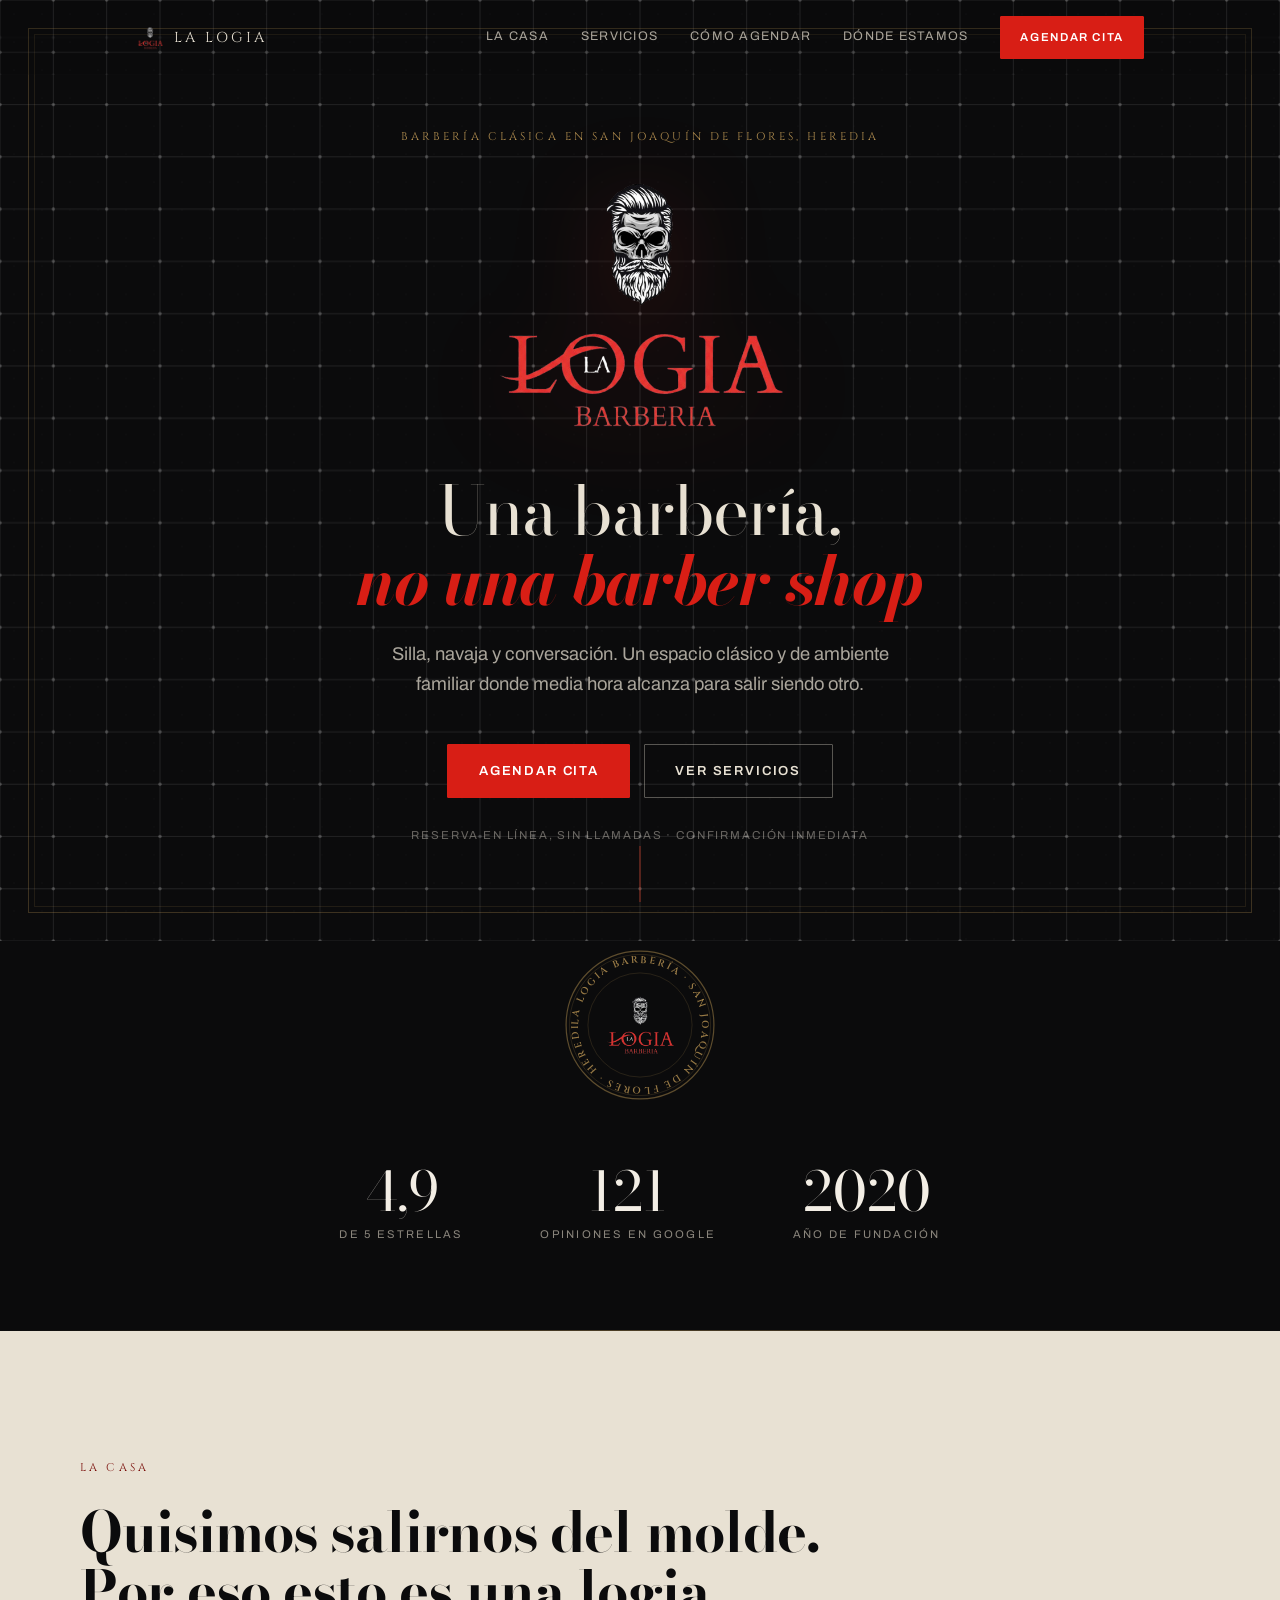
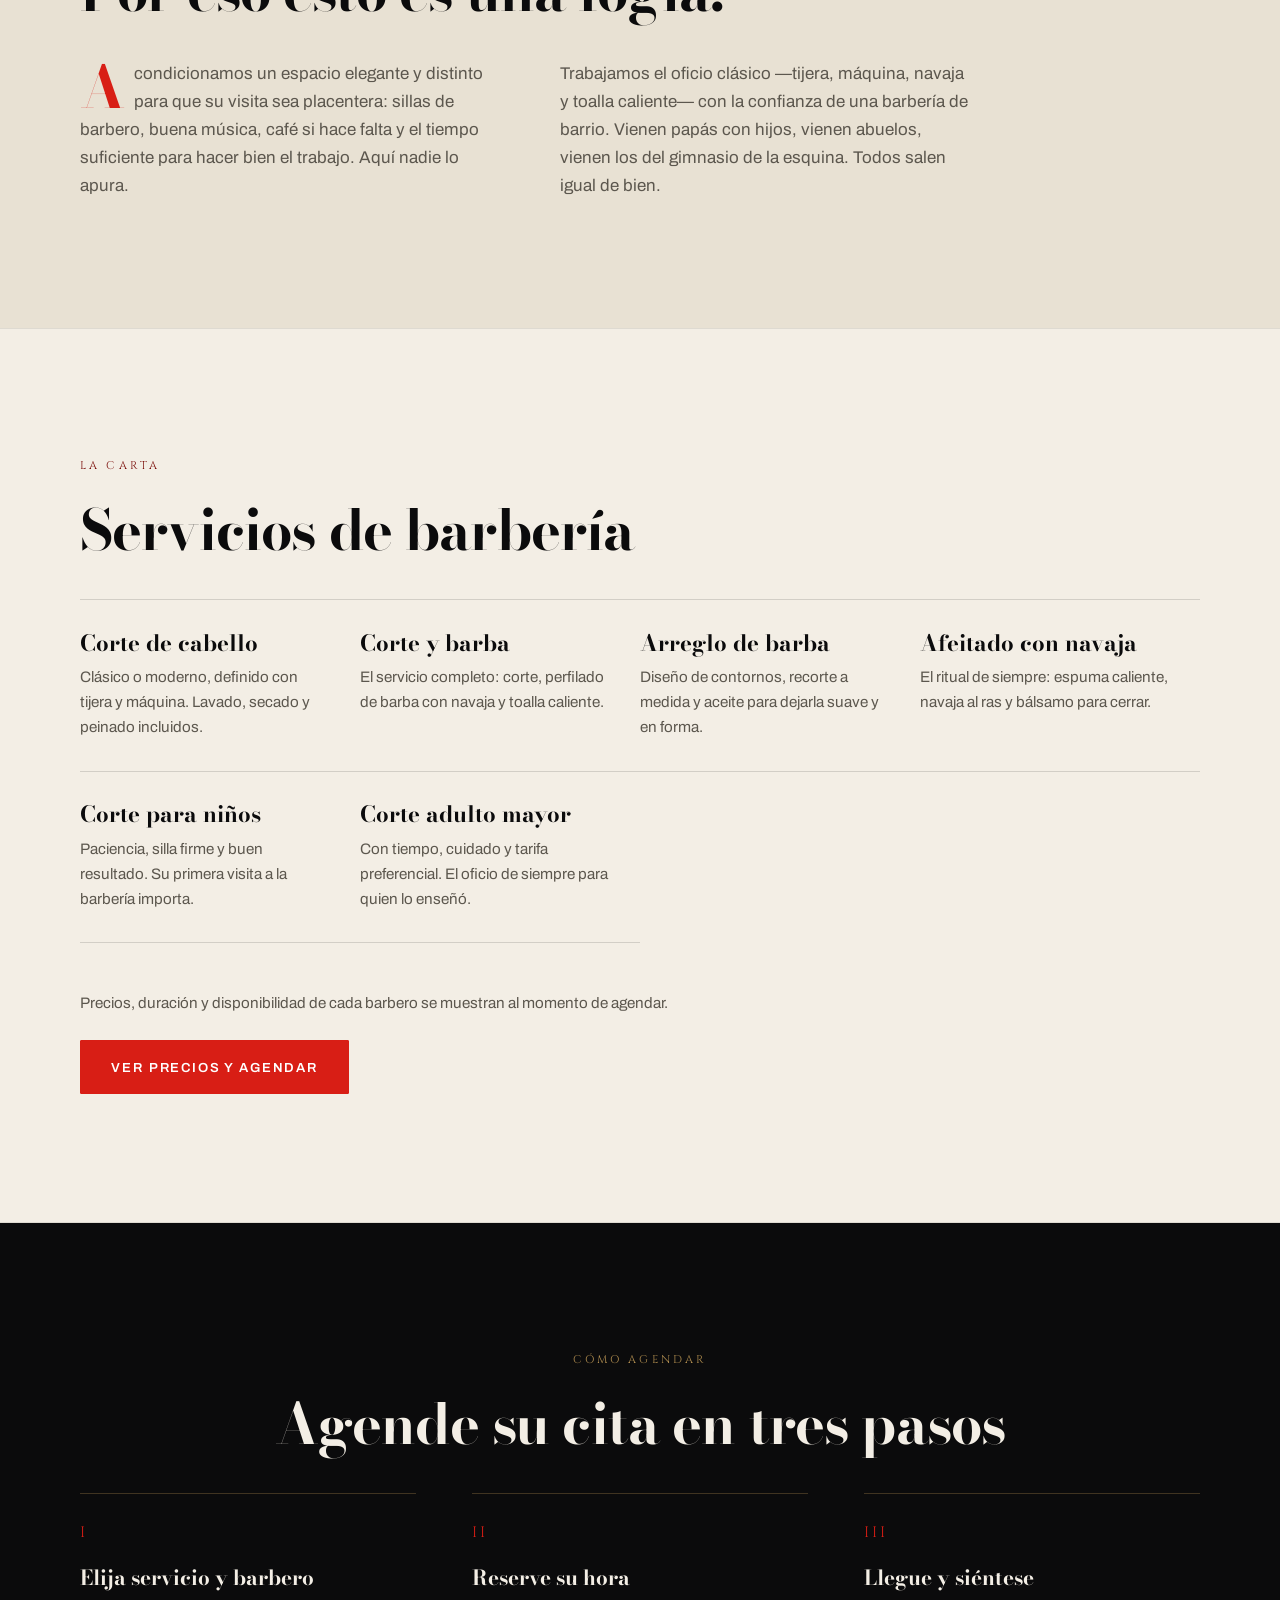
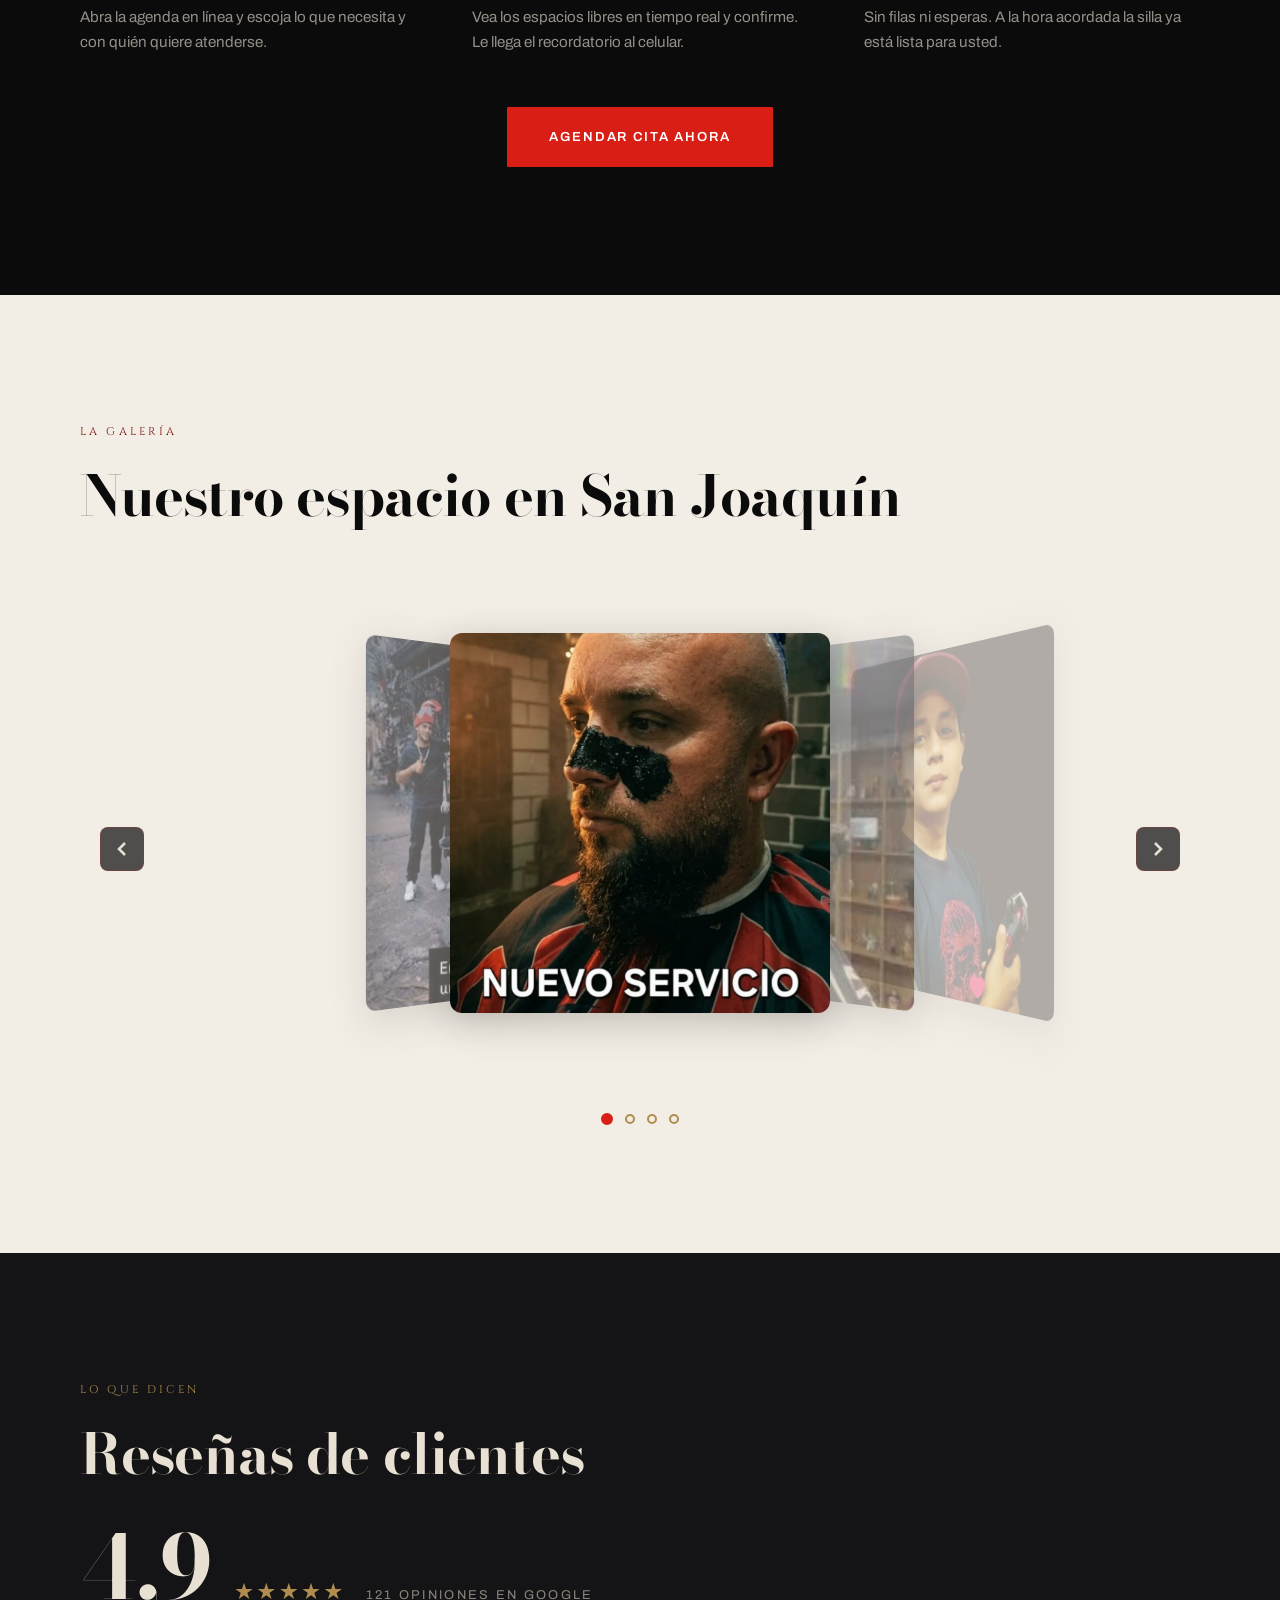
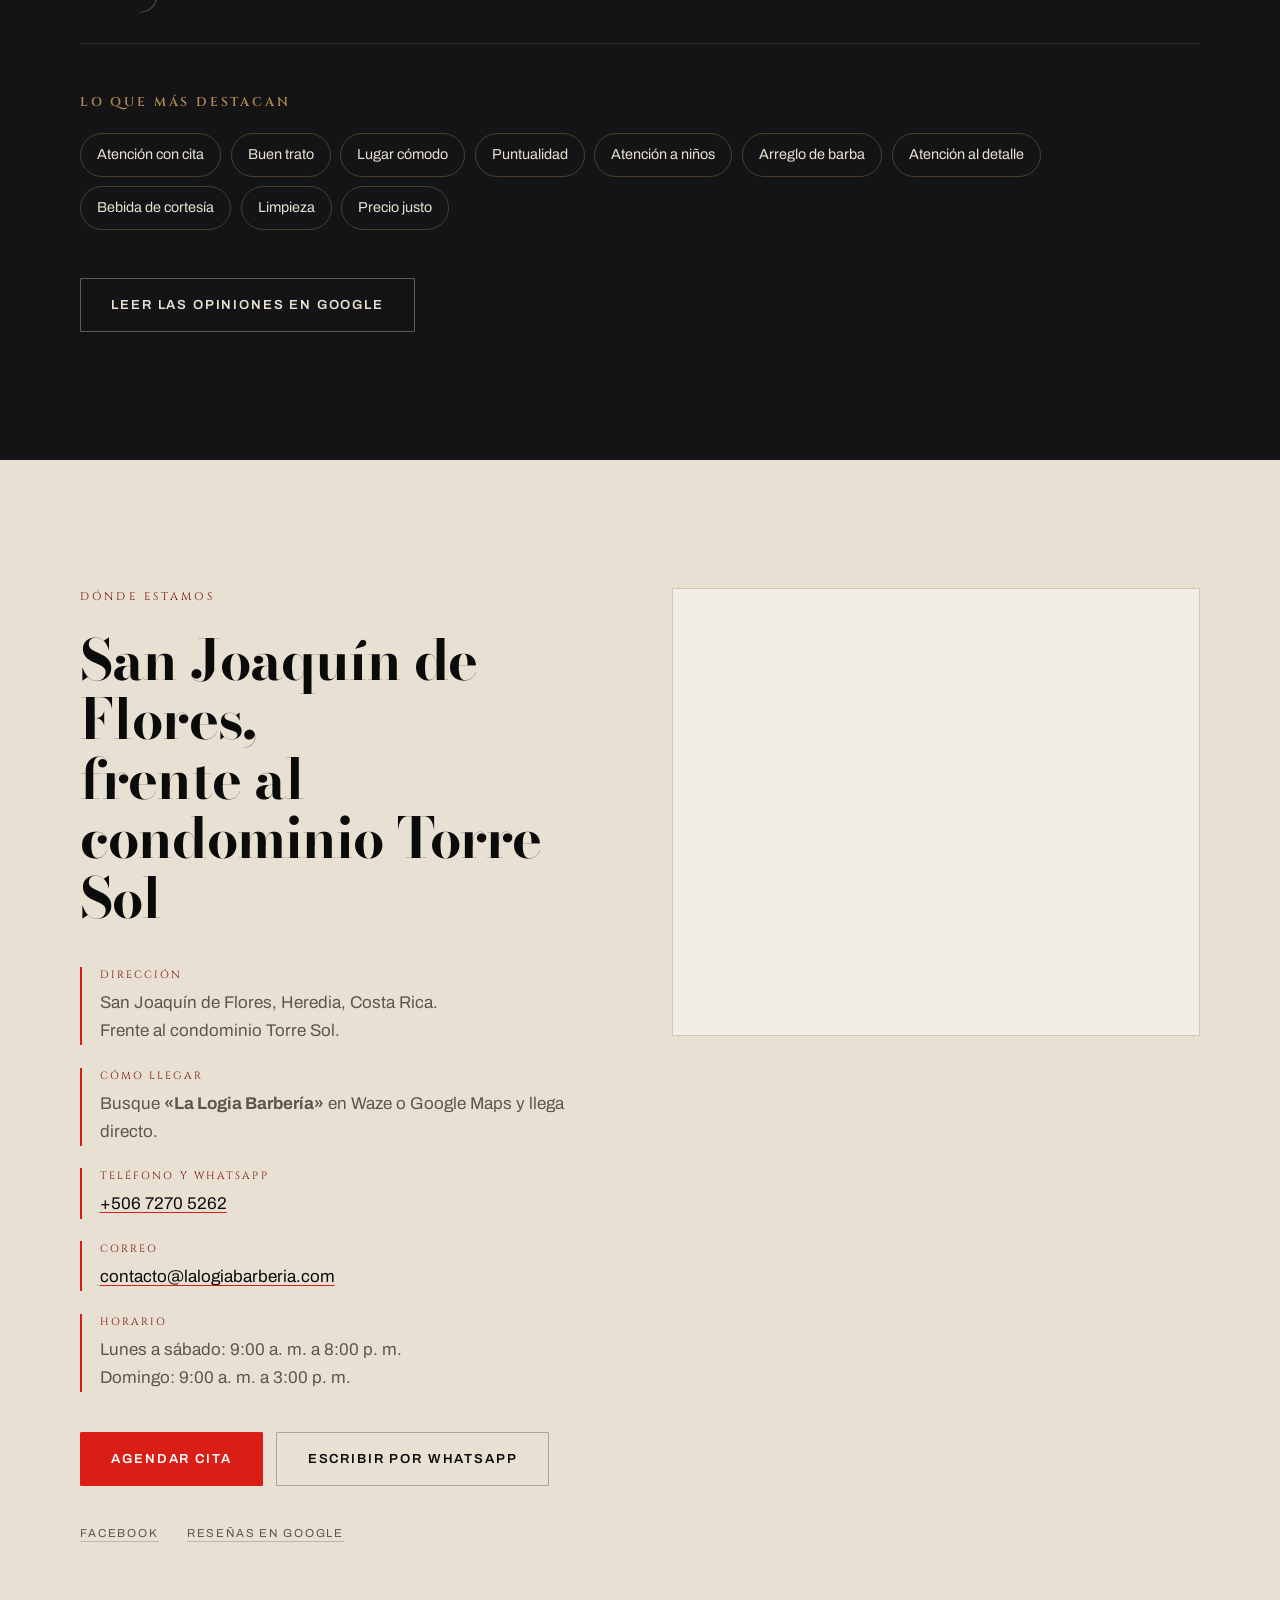
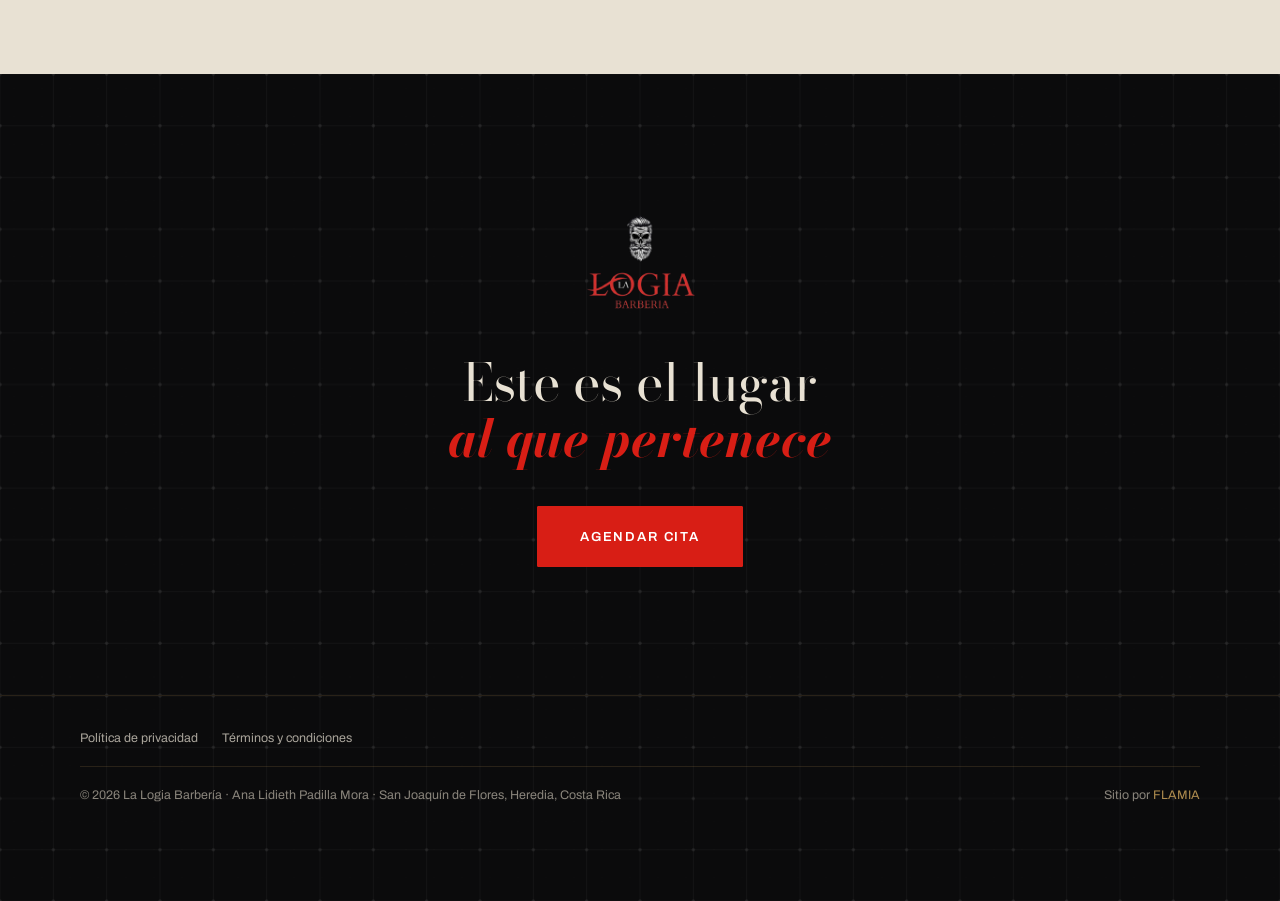
<file: index.html>
<!DOCTYPE html>
<html lang="es-CR">
<head>
<meta charset="utf-8">
<meta name="viewport" content="width=device-width, initial-scale=1">
<title>Barbería en San Joaquín de Flores, Heredia | La Logia</title>
<meta name="description" content="Barbería clásica en San Joaquín de Flores, Heredia. Corte, barba y afeitado con navaja, con 4,9 estrellas en Google. Agende su cita en línea.">
<link rel="canonical" href="https://lalogiabarberia.com/">
<meta name="theme-color" content="#0B0B0C">
<meta name="facebook-domain-verification" content="wviay8qj9lz6tqsibrdjadg5gggba5">

<meta property="og:type" content="website">
<meta property="og:locale" content="es_CR">
<meta property="og:site_name" content="La Logia Barbería">
<meta property="og:url" content="https://lalogiabarberia.com/">
<meta property="og:title" content="Barbería en San Joaquín de Flores, Heredia | La Logia Barbería">
<meta property="og:description" content="Corte, barba y afeitado con navaja en una barbería clásica de ambiente familiar. Agende su cita en línea.">
<meta property="og:image" content="https://lalogiabarberia.com/assets/img/og-la-logia.jpg">
<meta name="twitter:card" content="summary_large_image">

<link rel="icon" href="favicon.ico" sizes="32x32">
<link rel="icon" href="assets/img/favicon.png" type="image/png" sizes="256x256">
<link rel="apple-touch-icon" href="assets/img/favicon.png">
<link rel="manifest" href="site.webmanifest">

<link rel="preconnect" href="https://fonts.googleapis.com">
<link rel="preconnect" href="https://fonts.gstatic.com" crossorigin>
<link rel="preload" as="image" href="assets/img/logo-la-logia.png">
<link href="https://fonts.googleapis.com/css2?family=Bodoni+Moda:opsz,wght@6..96,400;6..96,700;6..96,900&family=Cinzel:wght@400;600&family=Archivo:wght@400;500;600&display=swap" rel="stylesheet">
<link rel="stylesheet" href="assets/css/logia.css">
</head>

<body>
<a class="skip" href="#carta">Ir al contenido</a>

<!-- ─────────────────────────  BARRA  ───────────────────────── -->
<header class="barra" id="barra">
  <canvas id="kinetic-grid-header" class="barra__bg"></canvas>
  <div class="barra__in">
    <a class="barra__marca" href="#inicio">
      <img src="assets/img/logo-512.png" alt="Logo de La Logia Barbería" width="28" height="35" loading="eager" decoding="async">
      <span>La Logia</span>
    </a>
    <nav class="barra__nav" aria-label="Secciones">
      <a href="#casa">La casa</a>
      <a href="#carta">Servicios</a>
      <a href="#rito">Cómo agendar</a>
      <a href="#visita">Dónde estamos</a>
    </nav>
    <a class="btn btn--rojo btn--sm" href="https://book.weibook.co/la-logia-barberia" target="_blank" rel="noopener">Agendar cita</a>
  </div>
</header>

<!-- ─────────────────────────  PORTADA  ───────────────────────── -->
<main id="inicio">
<section class="portada" id="portada-section">
  <canvas id="kinetic-grid-portada" class="portada__bg"></canvas>
  <div class="portada__cerco" aria-hidden="true"></div>

  <div class="portada__in">
    <h1 class="cejilla reveal">Barbería clásica en San Joaquín de Flores, Heredia</h1>

    <img class="portada__logo reveal" src="assets/img/logo-la-logia.png"
         alt="Logo de La Logia Barbería - Barbería clásica en San Joaquín de Flores, Heredia desde 2020" width="527" height="474" fetchpriority="high" decoding="async">

    <p class="portada__titulo reveal">
      Una barbería,<br><em>no una barber shop</em>
    </p>

    <p class="portada__bajada reveal">
      Silla, navaja y conversación. Un espacio clásico y de ambiente familiar
      donde media hora alcanza para salir siendo otro.
    </p>

    <div class="portada__acciones reveal">
      <a class="btn btn--rojo" href="https://book.weibook.co/la-logia-barberia" target="_blank" rel="noopener">
        Agendar cita
      </a>
      <a class="btn btn--linea" href="#carta">Ver servicios</a>
    </div>

    <p class="portada__nota reveal">Reserva en línea, sin llamadas · Confirmación inmediata</p>
  </div>

  <div class="portada__scroll" aria-hidden="true"><span></span></div>
</section>

<!-- ─────────────────────────  SELLO + PRUEBA  ───────────────────────── -->
<section class="junta" aria-label="Reputación">
  <div class="sello reveal" role="img" aria-label="Sello de La Logia Barbería, San Joaquín de Flores, Heredia, fundada en 2020">
    <svg viewBox="0 0 200 200">
      <defs>
        <path id="aro" d="M100,100 m-74,0 a74,74 0 1,1 148,0 a74,74 0 1,1 -148,0"></path>
      </defs>
      <circle class="sello__borde" cx="100" cy="100" r="88"></circle>
      <circle class="sello__borde sello__borde--fino" cx="100" cy="100" r="84"></circle>
      <circle class="sello__borde sello__borde--fino" cx="100" cy="100" r="62"></circle>
      <g class="sello__giro">
        <text class="sello__texto">
          <textPath href="#aro" startOffset="0%">LA LOGIA BARBERÍA · SAN JOAQUÍN DE FLORES · HEREDIA · MMXX · </textPath>
        </text>
      </g>
    </svg>
    <img src="assets/img/logo-512.png" alt="Logo de La Logia Barbería - Sello de calidad" width="96" height="119" loading="lazy" decoding="async">
  </div>

  <ul class="prueba reveal">
    <li><b>4,9</b><span>de 5 estrellas</span></li>
    <li><b>121</b><span>opiniones en Google</span></li>
    <li><b>2020</b><span>año de fundación</span></li>
  </ul>
</section>

<!-- ─────────────────────────  LA CASA  ───────────────────────── -->
<section class="casa" id="casa">
  <div class="casa__in">
    <p class="cejilla cejilla--osc">La casa</p>
    <h2 class="titulo">Quisimos salirnos del molde.<br>Por eso esto es una logia.</h2>
    <div class="casa__cols">
      <p class="casa__texto">
        Acondicionamos un espacio elegante y distinto para que su visita sea placentera:
        sillas de barbero, buena música, café si hace falta y el tiempo suficiente para
        hacer bien el trabajo. Aquí nadie lo apura.
      </p>
      <p class="casa__texto">
        Trabajamos el oficio clásico —tijera, máquina, navaja y toalla caliente— con la
        confianza de una barbería de barrio. Vienen papás con hijos, vienen abuelos,
        vienen los del gimnasio de la esquina. Todos salen igual de bien.
      </p>
    </div>
  </div>
</section>

<!-- ─────────────────────────  CARTA / SERVICIOS  ───────────────────────── -->
<section class="carta" id="carta">
  <div class="carta__in">
    <p class="cejilla cejilla--osc">La carta</p>
    <h2 class="titulo">Servicios de barbería</h2>

    <ul class="carta__lista">
      <li>
        <h3>Corte de cabello</h3>
        <p>Clásico o moderno, definido con tijera y máquina. Lavado, secado y peinado incluidos.</p>
      </li>
      <li>
        <h3>Corte y barba</h3>
        <p>El servicio completo: corte, perfilado de barba con navaja y toalla caliente.</p>
      </li>
      <li>
        <h3>Arreglo de barba</h3>
        <p>Diseño de contornos, recorte a medida y aceite para dejarla suave y en forma.</p>
      </li>
      <li>
        <h3>Afeitado con navaja</h3>
        <p>El ritual de siempre: espuma caliente, navaja al ras y bálsamo para cerrar.</p>
      </li>
      <li>
        <h3>Corte para niños</h3>
        <p>Paciencia, silla firme y buen resultado. Su primera visita a la barbería importa.</p>
      </li>
      <li>
        <h3>Corte adulto mayor</h3>
        <p>Con tiempo, cuidado y tarifa preferencial. El oficio de siempre para quien lo enseñó.</p>
      </li>
    </ul>

    <p class="carta__pie">
      Precios, duración y disponibilidad de cada barbero se muestran al momento de agendar.
      <a class="btn btn--rojo" href="https://book.weibook.co/la-logia-barberia" target="_blank" rel="noopener">Ver precios y agendar</a>
    </p>
  </div>
</section>

<!-- ─────────────────────────  EL RITO  ───────────────────────── -->
<section class="rito" id="rito">
  <div class="rito__in">
    <p class="cejilla">Cómo agendar</p>
    <h2 class="titulo titulo--claro">Agende su cita en tres pasos</h2>
    <ol class="rito__pasos">
      <li>
        <span class="rito__num">I</span>
        <h3>Elija servicio y barbero</h3>
        <p>Abra la agenda en línea y escoja lo que necesita y con quién quiere atenderse.</p>
      </li>
      <li>
        <span class="rito__num">II</span>
        <h3>Reserve su hora</h3>
        <p>Vea los espacios libres en tiempo real y confirme. Le llega el recordatorio al celular.</p>
      </li>
      <li>
        <span class="rito__num">III</span>
        <h3>Llegue y siéntese</h3>
        <p>Sin filas ni esperas. A la hora acordada la silla ya está lista para usted.</p>
      </li>
    </ol>
    <a class="btn btn--rojo btn--lg" href="https://book.weibook.co/la-logia-barberia" target="_blank" rel="noopener">Agendar cita ahora</a>
  </div>
</section>
<!-- ─────────────────────────  GALERÍA  ───────────────────────── -->
<section class="galeria" id="galeria">
  <div class="galeria__in">
    <p class="cejilla cejilla--osc">La galería</p>
    <h2 class="titulo">Nuestro espacio en San Joaquín</h2>

    <div class="coverflow" role="region" aria-roledescription="carousel" aria-label="Carrusel de fotos">
      <div class="coverflow__frame" tabindex="0">
        <div class="coverflow__track">
          <div class="coverflow__slide" role="group" aria-roledescription="slide" aria-label="1 de 4">
            <img src="assets/img/ima1.webp" alt="Interior elegante de La Logia Barbería con sillas de barbero clásicas en San Joaquín de Flores" loading="lazy" decoding="async">
          </div>
          <div class="coverflow__slide" role="group" aria-roledescription="slide" aria-label="2 de 4">
            <img src="assets/img/ima2.jpg" alt="Silla de barbería profesional de La Logia con ambiente clásico" loading="lazy" decoding="async">
          </div>
          <div class="coverflow__slide" role="group" aria-roledescription="slide" aria-label="3 de 4">
            <img src="assets/img/ima3.webp" alt="Detalles decorativos del ambiente familiar de La Logia Barbería" loading="lazy" decoding="async">
          </div>
          <div class="coverflow__slide" role="group" aria-roledescription="slide" aria-label="4 de 4">
            <img src="assets/img/ima4.jpg" alt="Vista frontal del local de La Logia Barbería en San Joaquín de Flores, Heredia" loading="lazy" decoding="async">
          </div>
        </div>
      </div>

      <button class="coverflow__nav coverflow__nav--prev" type="button" aria-label="Imagen anterior">
        <svg width="24" height="24" viewBox="0 0 24 24" fill="none" stroke="currentColor" stroke-width="2">
          <polyline points="15 18 9 12 15 6"></polyline>
        </svg>
      </button>
      <button class="coverflow__nav coverflow__nav--next" type="button" aria-label="Imagen siguiente">
        <svg width="24" height="24" viewBox="0 0 24 24" fill="none" stroke="currentColor" stroke-width="2">
          <polyline points="9 18 15 12 9 6"></polyline>
        </svg>
      </button>

      <div class="coverflow__pagination" role="tablist">
        <button class="coverflow__dot coverflow__dot--active" role="tab" aria-selected="true" aria-label="Ir a imagen 1"></button>
        <button class="coverflow__dot" role="tab" aria-selected="false" aria-label="Ir a imagen 2"></button>
        <button class="coverflow__dot" role="tab" aria-selected="false" aria-label="Ir a imagen 3"></button>
        <button class="coverflow__dot" role="tab" aria-selected="false" aria-label="Ir a imagen 4"></button>
      </div>
    </div>
  </div>
</section>

<!-- ─────────────────────────  RESEÑAS  ───────────────────────── -->
<section class="resenas" id="resenas">
  <div class="resenas__in">
    <p class="cejilla cejilla--osc">Lo que dicen</p>
    <h2 class="titulo">Reseñas de clientes</h2>

    <!-- Datos tomados del perfil de Google el 15-09-2026. Actualizar la nota y el total
         aquí, en la franja de la portada y en "aggregateRating" del JSON-LD. -->
    <div class="calificacion">
      <p class="calificacion__nota">4,9</p>
      <span class="calificacion__estrellas" role="img" aria-label="4,9 de 5 estrellas">★★★★★</span>
      <p class="calificacion__total">121 opiniones en Google</p>
    </div>

    <h3 class="resenas__sub">Lo que más destacan</h3>
    <ul class="menciones">
      <li>Atención con cita</li>
      <li>Buen trato</li>
      <li>Lugar cómodo</li>
      <li>Puntualidad</li>
      <li>Atención a niños</li>
      <li>Arreglo de barba</li>
      <li>Atención al detalle</li>
      <li>Bebida de cortesía</li>
      <li>Limpieza</li>
      <li>Precio justo</li>
    </ul>

    <p class="resenas__accion">
      <a class="btn btn--linea" href="https://maps.google.com/?cid=16324569892478597548" target="_blank" rel="noopener">Leer las opiniones en Google</a>
    </p>
  </div>
</section>

<!-- ─────────────────────────  VISITA  ───────────────────────── -->
<section class="visita" id="visita">
  <div class="visita__in">
    <div class="visita__datos">
      <p class="cejilla cejilla--osc">Dónde estamos</p>
      <h2 class="titulo">San Joaquín de Flores,<br>frente al condominio Torre Sol</h2>

      <dl class="ficha">
        <div>
          <dt>Dirección</dt>
          <dd>San Joaquín de Flores, Heredia, Costa Rica.<br>
              Frente al condominio Torre Sol.</dd>
        </div>
        <div>
          <dt>Cómo llegar</dt>
          <dd>Busque <b>«La Logia Barbería»</b> en Waze o Google Maps y llega directo.</dd>
        </div>
        <div>
          <dt>Teléfono y WhatsApp</dt>
          <dd><a href="tel:+50672705262">+506 7270 5262</a></dd>
        </div>
        <div>
          <dt>Correo</dt>
          <dd><a href="mailto:contacto@lalogiabarberia.com">contacto@lalogiabarberia.com</a></dd>
        </div>
        <div>
          <dt>Horario</dt>
          <dd>Lunes a sábado: 9:00 a. m. a 8:00 p. m.<br>
              Domingo: 9:00 a. m. a 3:00 p. m.</dd>
        </div>
      </dl>

      <div class="visita__acciones">
        <a class="btn btn--rojo" href="https://book.weibook.co/la-logia-barberia" target="_blank" rel="noopener">Agendar cita</a>
        <a class="btn btn--linea btn--linea-osc" href="https://wa.me/50672705262" target="_blank" rel="noopener">Escribir por WhatsApp</a>
      </div>

      <ul class="redes">
        <li><a href="https://www.facebook.com/LaLogiaBarberia2020/" target="_blank" rel="noopener">Facebook</a></li>
        <li><a href="https://maps.google.com/?cid=16324569892478597548" target="_blank" rel="noopener">Reseñas en Google</a></li>
      </ul>
    </div>

    <div class="visita__mapa">
      <iframe
        title="Mapa de La Logia Barbería en San Joaquín de Flores, Heredia"
        src="https://www.google.com/maps?q=La%20Logia%20Barber%C3%ADa%20San%20Joaqu%C3%ADn%20de%20Flores%20Heredia&output=embed"
        loading="lazy" referrerpolicy="no-referrer-when-downgrade"></iframe>
    </div>
  </div>
</section>

<!-- ─────────────────────────  CIERRE  ───────────────────────── -->
<section class="cierre" id="cierre-section">
  <canvas id="kinetic-grid-cierre" class="cierre__bg"></canvas>
  <div class="cierre__in">
    <img src="assets/img/logo-512.png" alt="Logo de La Logia Barbería - San Joaquín de Flores, Heredia" width="120" height="149" loading="lazy" decoding="async">
    <h2 class="cierre__titulo">Este es el lugar<br><em>al que pertenece</em></h2>
    <a class="btn btn--rojo btn--lg" href="https://book.weibook.co/la-logia-barberia" target="_blank" rel="noopener">Agendar cita</a>
  </div>
</section>
</main>

<footer class="pie" id="pie-footer">
  <canvas id="kinetic-grid-canvas" class="pie__bg"></canvas>
  <nav class="pie__legal" aria-label="Enlaces legales">
    <a href="privacidad.html">Política de privacidad</a>
    <a href="terminos.html">Términos y condiciones</a>
  </nav>
  <div class="pie__in">
    <p>© <span id="anio">2026</span> La Logia Barbería · <span class="pie__razon">Ana Lidieth Padilla Mora</span> · San Joaquín de Flores, Heredia, Costa Rica</p>
    <p class="pie__credito">Sitio por <a href="https://www.flamiagroup.com" target="_blank" rel="noopener">FLAMIA</a></p>
  </div>
</footer>

<!-- barra fija de reserva en móvil -->
<a class="movil" href="https://book.weibook.co/la-logia-barberia" target="_blank" rel="noopener">
  Agendar cita <span>Reserva en línea</span>
</a>

<script type="application/ld+json">
{
  "@context": "https://schema.org",
  "@type": "HairSalon",
  "@id": "https://lalogiabarberia.com/#barberia",
  "name": "La Logia Barbería",
  "legalName": "Ana Lidieth Padilla Mora",
  "description": "Barbería clásica de ambiente familiar en San Joaquín de Flores, Heredia, Costa Rica.",
  "url": "https://lalogiabarberia.com/",
  "logo": "https://lalogiabarberia.com/assets/img/logo-512.png",
  "image": "https://lalogiabarberia.com/assets/img/og-la-logia.jpg",
  "telephone": "+506 7270 5262",
  "email": "contacto@lalogiabarberia.com",
  "priceRange": "$",
  "foundingDate": "2020",
  "currenciesAccepted": "CRC",
  "address": {
    "@type": "PostalAddress",
    "streetAddress": "San Joaquín de Flores, frente al condominio Torre Sol",
    "addressLocality": "San Joaquín de Flores",
    "addressRegion": "Heredia",
    "addressCountry": "CR"
  },
  "sameAs": [
    "https://www.facebook.com/LaLogiaBarberia2020/",
    "https://maps.google.com/?cid=16324569892478597548",
    "https://book.weibook.co/la-logia-barberia"
  ],
  "contactPoint": {
    "@type": "ContactPoint",
    "contactType": "Customer Service",
    "telephone": "+506 7270 5262",
    "email": "contacto@lalogiabarberia.com",
    "areaServed": "CR"
  },
  "hasMap": "https://www.google.com/maps/search/?api=1&query=La+Logia+Barber%C3%ADa+San+Joaqu%C3%ADn+de+Flores+Heredia",
  "geo": {
    "@type": "GeoCoordinates",
    "latitude": "10.0356",
    "longitude": "-84.1511"
  },
  "potentialAction": {
    "@type": "ReserveAction",
    "target": {
      "@type": "EntryPoint",
      "urlTemplate": "https://book.weibook.co/la-logia-barberia",
      "inLanguage": "es-CR",
      "actionPlatform": [
        "http://schema.org/DesktopWebPlatform",
        "http://schema.org/MobileWebPlatform"
      ]
    },
    "result": { "@type": "Reservation", "name": "Cita en La Logia Barbería" }
  },
  "aggregateRating": {
    "@type": "AggregateRating",
    "ratingValue": "4.9",
    "reviewCount": "121",
    "bestRating": "5"
  },
  "openingHoursSpecification": [
    {
      "@type": "OpeningHoursSpecification",
      "dayOfWeek": ["Monday", "Tuesday", "Wednesday", "Thursday", "Friday", "Saturday"],
      "opens": "09:00",
      "closes": "20:00"
    },
    {
      "@type": "OpeningHoursSpecification",
      "dayOfWeek": "Sunday",
      "opens": "09:00",
      "closes": "15:00"
    }
  ],
  "hasOfferCatalog": {
    "@type": "OfferCatalog",
    "name": "Servicios",
    "itemListElement": [
      { "@type": "Offer", "itemOffered": { "@type": "Service", "name": "Corte de cabello" } },
      { "@type": "Offer", "itemOffered": { "@type": "Service", "name": "Corte de cabello y barba" } },
      { "@type": "Offer", "itemOffered": { "@type": "Service", "name": "Arreglo de barba" } },
      { "@type": "Offer", "itemOffered": { "@type": "Service", "name": "Afeitado con navaja" } },
      { "@type": "Offer", "itemOffered": { "@type": "Service", "name": "Corte para niños" } },
      { "@type": "Offer", "itemOffered": { "@type": "Service", "name": "Corte adulto mayor" } }
    ]
  }
}
</script>

<script src="assets/js/logia.js" defer></script>
</body>
</html>
</file>
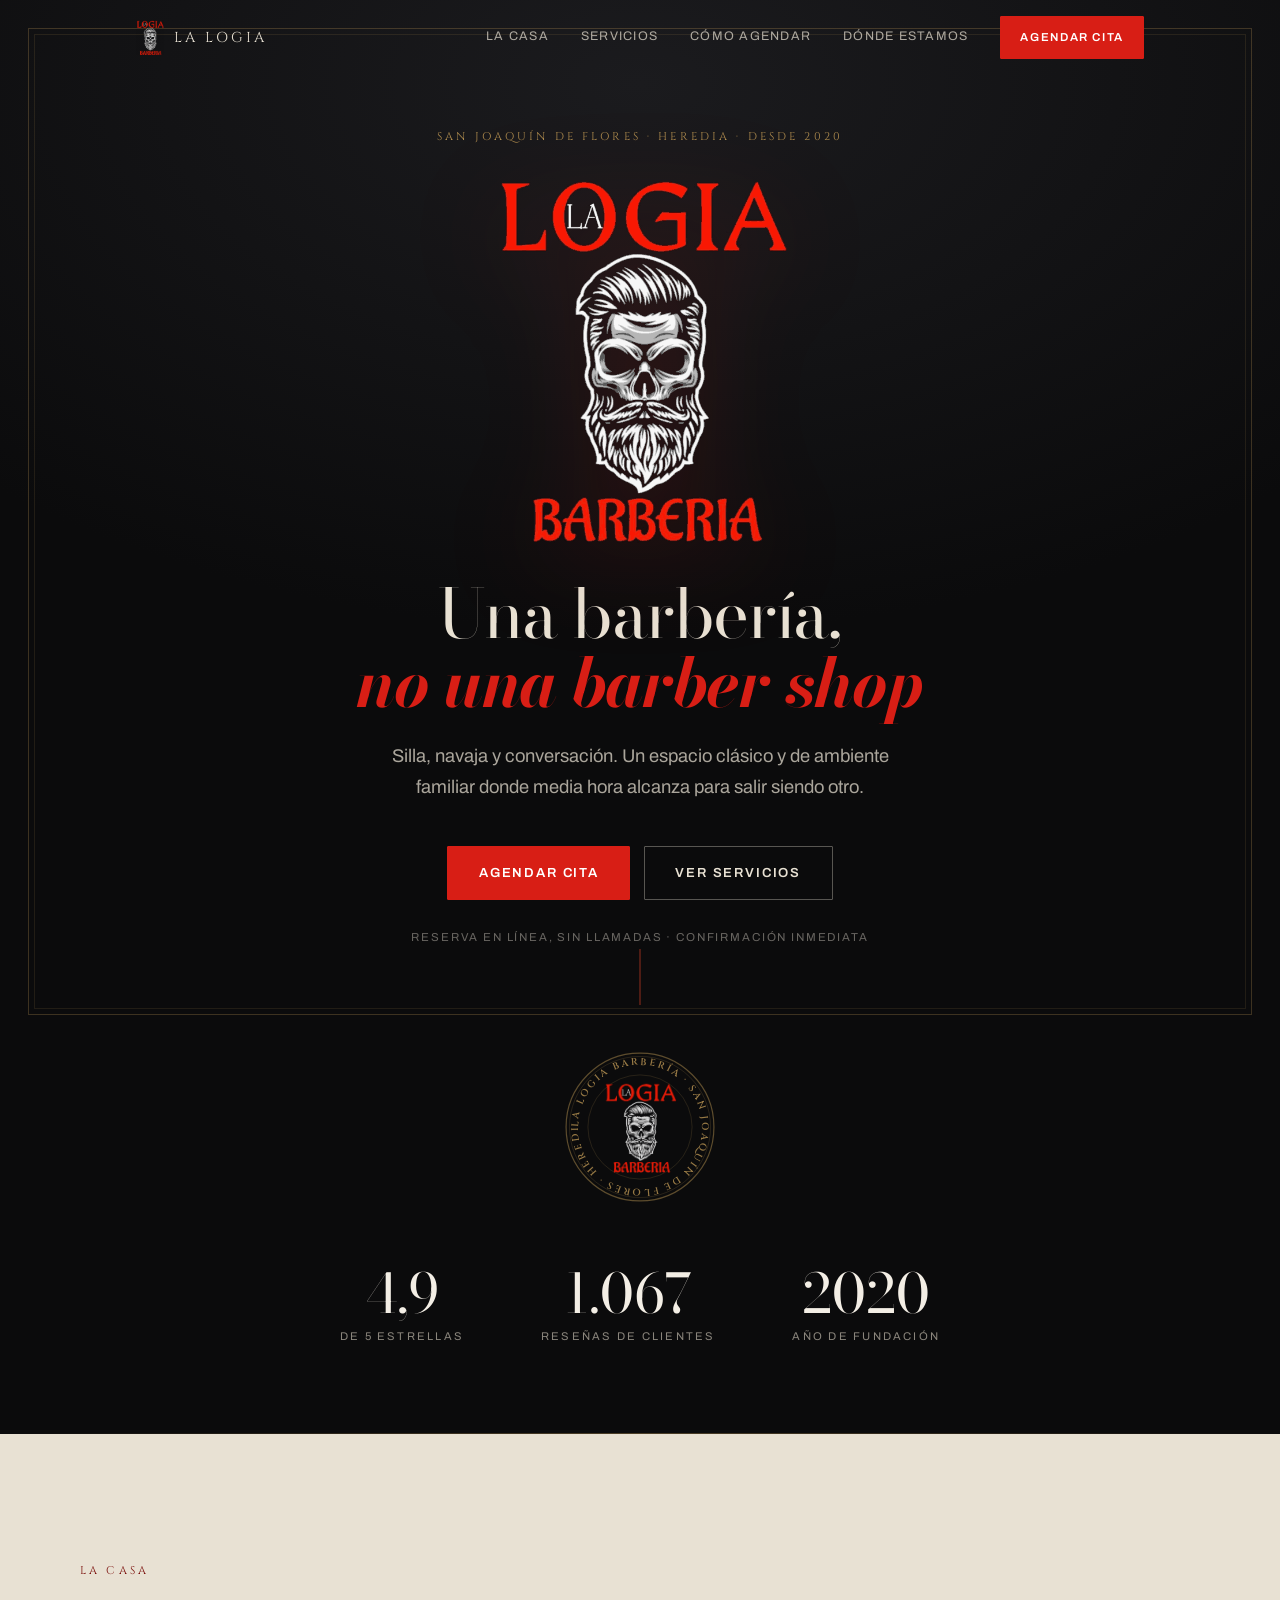
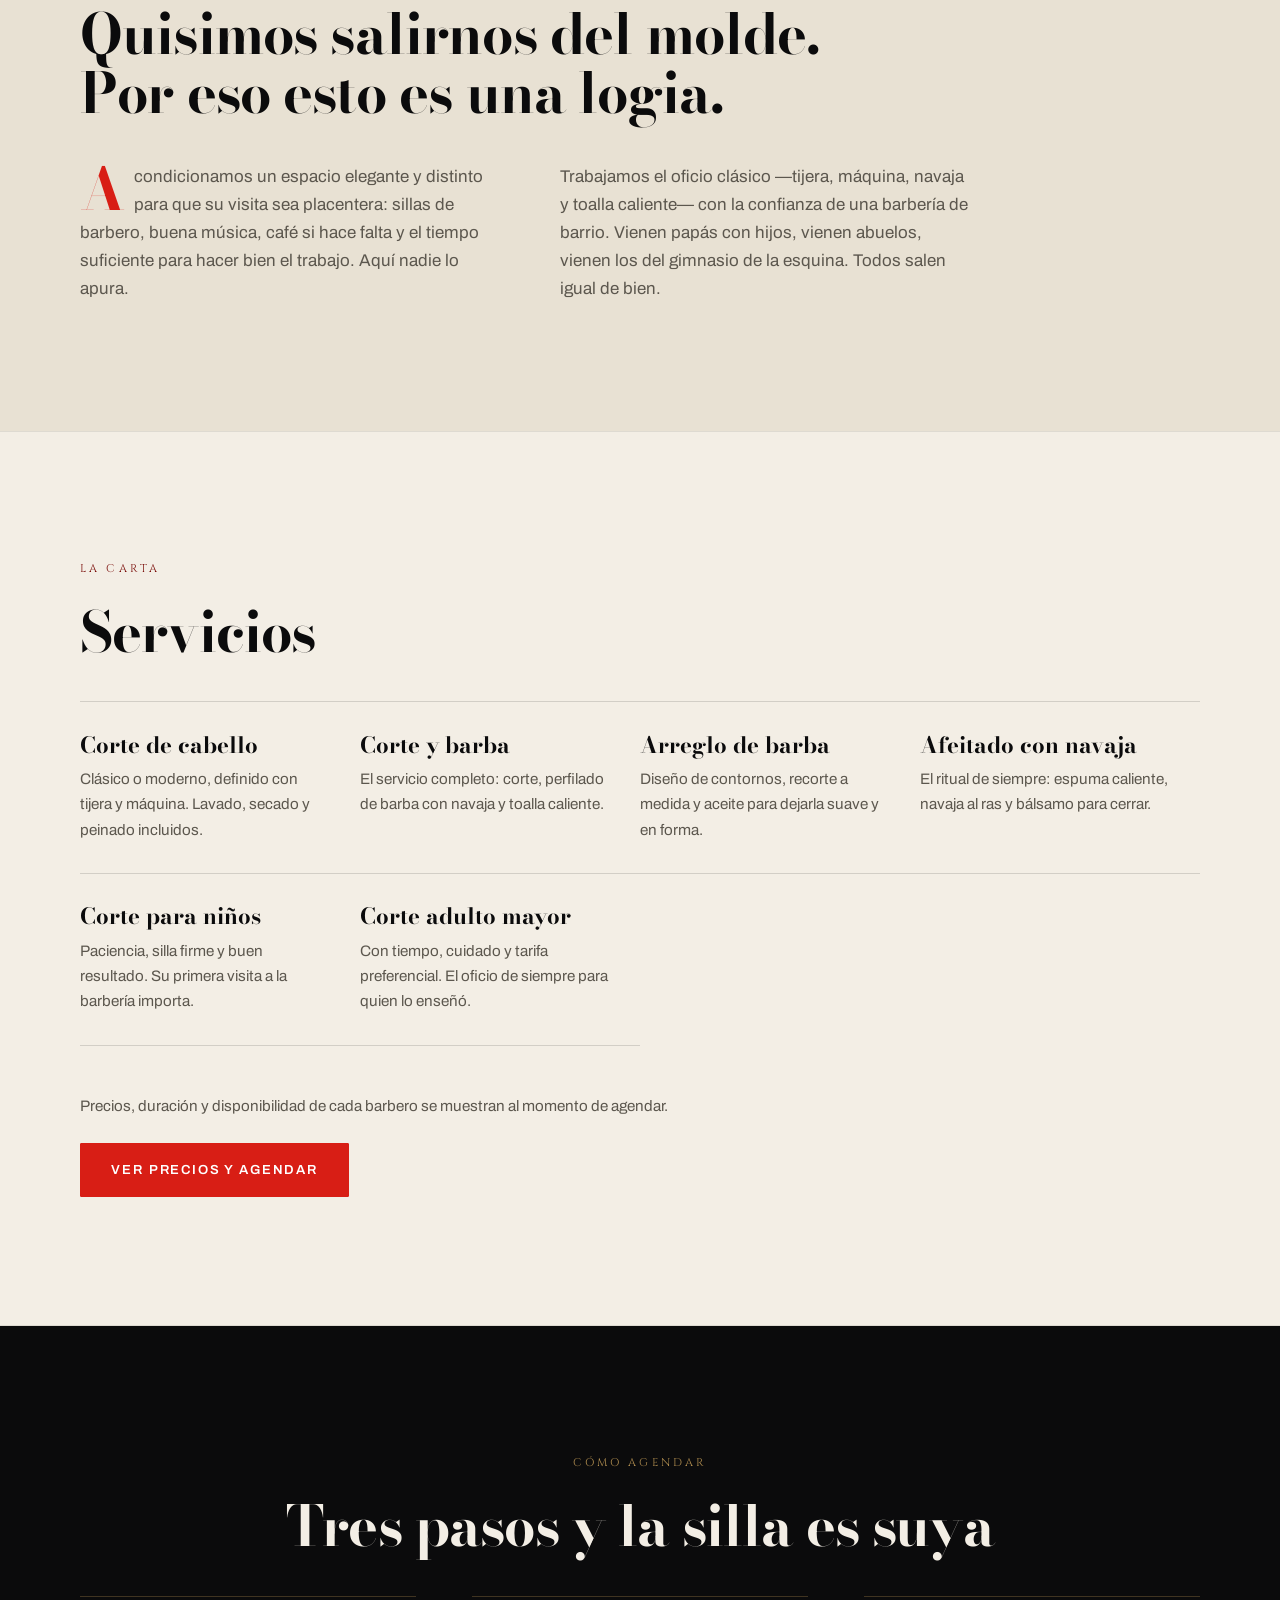
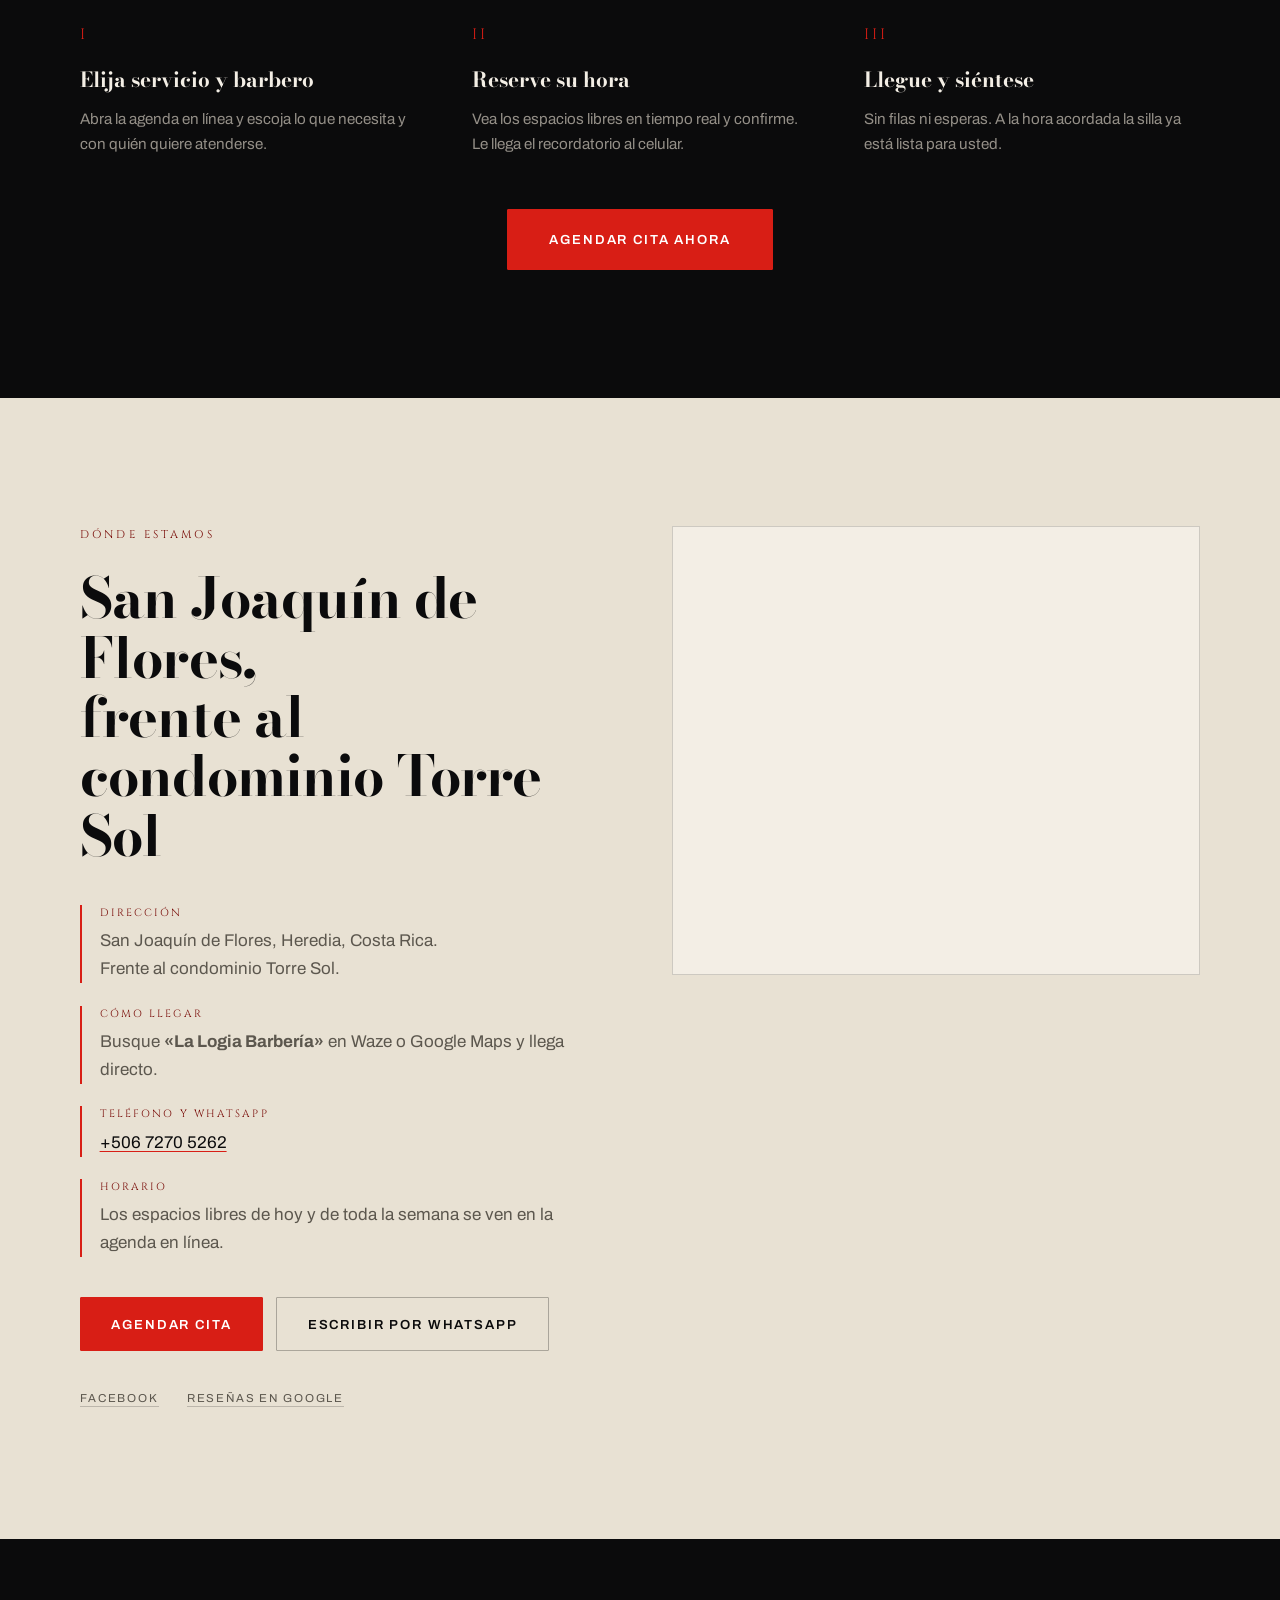
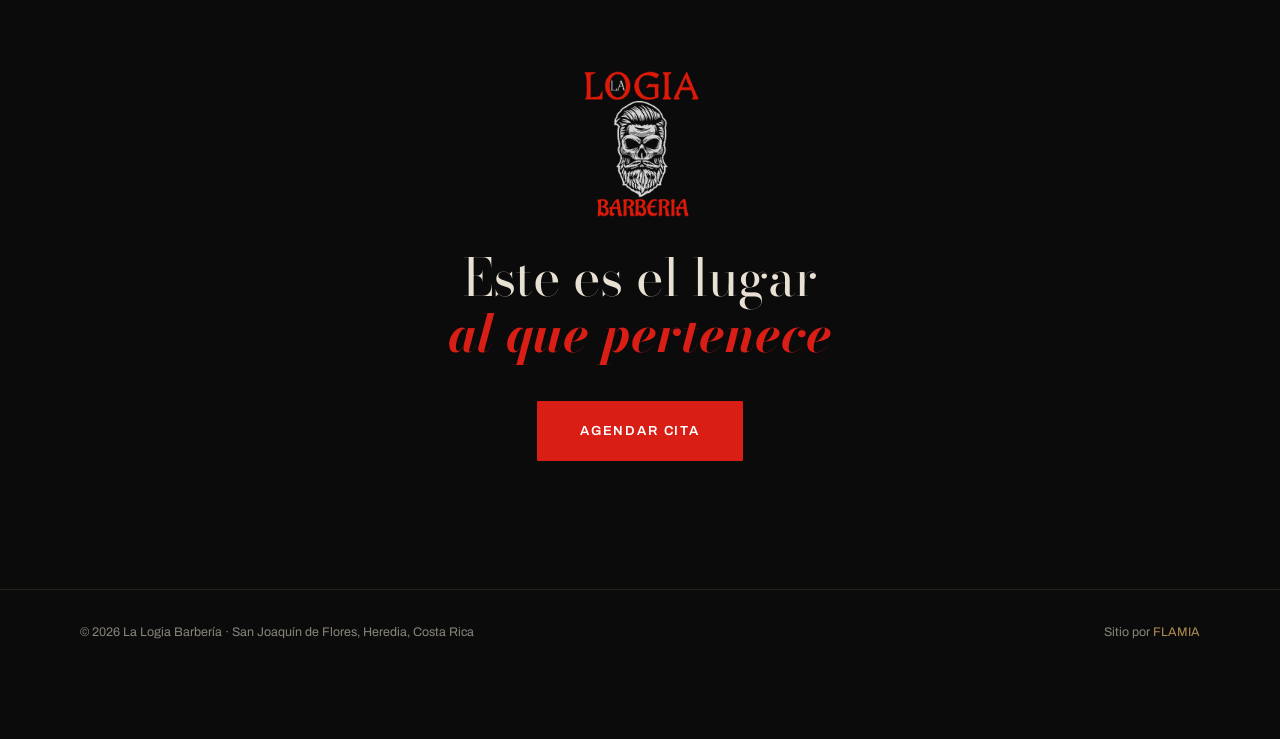
<file: preview.html>
<!DOCTYPE html>
<html lang="es-CR">
<head>
<meta charset="utf-8">
<meta name="viewport" content="width=device-width, initial-scale=1">
<!-- Vista previa autocontenida. El sitio que se despliega es index.html -->
<title>La Logia Barbería | Barbería clásica en San Joaquín de Flores, Heredia</title>
<meta name="description" content="Barbería clásica de ambiente familiar en San Joaquín de Flores, Heredia. Corte, barba y afeitado con navaja. 4,9 estrellas en más de 1.000 reseñas. Agende su cita en línea.">
<link rel="canonical" href="https://lalogiabarberia.com/">
<meta name="theme-color" content="#0B0B0C">

<meta property="og:type" content="website">
<meta property="og:locale" content="es_CR">
<meta property="og:site_name" content="La Logia Barbería">
<meta property="og:url" content="https://lalogiabarberia.com/">
<meta property="og:title" content="La Logia Barbería | San Joaquín de Flores, Heredia">
<meta property="og:description" content="Barbería clásica de ambiente familiar. Corte, barba y afeitado con navaja. Agende su cita en línea.">
<meta property="og:image" content="https://lalogiabarberia.com/assets/img/og-la-logia.jpg">
<meta name="twitter:card" content="summary_large_image">






<link rel="preconnect" href="https://fonts.googleapis.com">
<link rel="preconnect" href="https://fonts.gstatic.com" crossorigin>

<link href="https://fonts.googleapis.com/css2?family=Bodoni+Moda:opsz,wght@6..96,400;6..96,700;6..96,900&family=Cinzel:wght@400;600&family=Archivo:wght@400;500;600&display=swap" rel="stylesheet">
<style>
/* ==========================================================================
   La Logia Barbería — lalogiabarberia.com
   Sistema visual: "carta de logia" — tinta, hueso, oxblood y latón.
   Sin dependencias, sin build. Un archivo, una intención.
   ========================================================================== */

:root{
  /* color */
  --tinta:      #0B0B0C;   /* el fondo del logo: la calle de noche */
  --tinta-2:    #141416;
  --hueso:      #E8E1D3;   /* papel envejecido: el salón por dentro */
  --hueso-2:    #F3EEE5;
  --rojo:       #D81E15;   /* tomado del logotipo */
  --rojo-hondo: #7A0E0A;
  --laton:      #B08D4F;   /* filetes, versalitas, el sello */
  --humo:       #8A857C;
  --humo-osc:   #5C574E;

  /* tipografía */
  --display: "Bodoni Moda", "Times New Roman", serif;
  --lapida:  "Cinzel", "Bodoni Moda", serif;
  --texto:   "Archivo", system-ui, -apple-system, "Segoe UI", sans-serif;

  /* medidas */
  --ancho: 1120px;
  --gutter: clamp(1.25rem, 5vw, 3.5rem);
  --aire: clamp(4.5rem, 10vw, 9rem);
}

*,*::before,*::after{ box-sizing:border-box; }

html{ scroll-behavior:smooth; -webkit-text-size-adjust:100%; }

body{
  margin:0;
  background:var(--hueso);
  color:var(--tinta);
  font-family:var(--texto);
  font-size:clamp(1rem,.96rem + .2vw,1.0625rem);
  line-height:1.65;
  -webkit-font-smoothing:antialiased;
  overflow-x:hidden;
}

img{ max-width:100%; height:auto; display:block; }
a{ color:inherit; }

.skip{
  position:absolute; left:-9999px; top:0; z-index:99;
  background:var(--rojo); color:#fff; padding:.75rem 1.25rem; font-weight:600;
}
.skip:focus{ left:.5rem; top:.5rem; }

:where(a,button,[tabindex]):focus-visible{
  outline:2px solid var(--laton); outline-offset:3px; border-radius:2px;
}

/* ── piezas compartidas ───────────────────────────────────────────────── */

.cejilla{
  font-family:var(--lapida);
  font-size:.7rem;
  letter-spacing:.28em;
  text-transform:uppercase;
  color:var(--laton);
  margin:0 0 1.5rem;
}
.cejilla--osc{ color:var(--rojo-hondo); }

.titulo{
  font-family:var(--display);
  font-weight:700;
  font-size:clamp(2rem,1.3rem + 3.2vw,3.5rem);
  line-height:1.06;
  letter-spacing:-.015em;
  margin:0 0 2.5rem;
}
.titulo--claro{ color:var(--hueso-2); }

.btn{
  --alto:.95rem;
  display:inline-flex; align-items:center; justify-content:center;
  gap:.5rem;
  padding:var(--alto) 1.9rem;
  font-family:var(--texto);
  font-size:.82rem; font-weight:600;
  letter-spacing:.14em; text-transform:uppercase;
  text-decoration:none;
  border:1px solid transparent;
  border-radius:1px;
  transition:background .25s ease, color .25s ease, border-color .25s ease, transform .25s ease;
}
.btn--sm{ --alto:.7rem; padding:var(--alto) 1.2rem; font-size:.72rem; }
.btn--lg{ --alto:1.15rem; padding:var(--alto) 2.6rem; }

.btn--rojo{ background:var(--rojo); color:#fff; border-color:var(--rojo); }
.btn--rojo:hover{ background:var(--rojo-hondo); border-color:var(--rojo-hondo); }

.btn--linea{ color:var(--hueso); border-color:rgba(232,225,211,.35); }
.btn--linea:hover{ border-color:var(--laton); color:var(--laton); }

.btn--linea-osc{ color:var(--tinta); border-color:rgba(11,11,12,.28); }
.btn--linea-osc:hover{ border-color:var(--rojo); color:var(--rojo); }

/* aparición al desplazar */
.reveal{ opacity:0; transform:translateY(18px); }
.is-in .reveal{
  opacity:1; transform:none;
  transition:opacity .9s cubic-bezier(.2,.7,.2,1), transform .9s cubic-bezier(.2,.7,.2,1);
}
.is-in .reveal:nth-child(2){ transition-delay:.10s; }
.is-in .reveal:nth-child(3){ transition-delay:.20s; }
.is-in .reveal:nth-child(4){ transition-delay:.30s; }
.is-in .reveal:nth-child(5){ transition-delay:.40s; }
.is-in .reveal:nth-child(6){ transition-delay:.50s; }

/* ── barra superior ───────────────────────────────────────────────────── */

.barra{
  position:fixed; inset:0 0 auto; z-index:50;
  transition:background .35s ease, border-color .35s ease, backdrop-filter .35s ease;
  border-bottom:1px solid transparent;
}
.barra.esta-abajo{
  background:rgba(11,11,12,.9);
  backdrop-filter:blur(14px);
  border-bottom-color:rgba(176,141,79,.22);
}
.barra__in{
  max-width:var(--ancho); margin-inline:auto;
  padding:1rem var(--gutter);
  display:flex; align-items:center; gap:2rem;
}
.barra__marca{
  display:flex; align-items:center; gap:.6rem;
  text-decoration:none; color:var(--hueso);
  font-family:var(--lapida); font-size:.9rem;
  letter-spacing:.22em; text-transform:uppercase;
  margin-right:auto;
}
.barra__nav{ display:flex; gap:2rem; }
.barra__nav a{
  text-decoration:none; color:rgba(232,225,211,.72);
  font-size:.78rem; letter-spacing:.1em; text-transform:uppercase;
  padding-bottom:2px; border-bottom:1px solid transparent;
  transition:color .2s ease, border-color .2s ease;
}
.barra__nav a:hover{ color:var(--hueso); border-bottom-color:var(--rojo); }

@media (max-width:900px){
  .barra__nav{ display:none; }
}

/* ── portada ──────────────────────────────────────────────────────────── */

.portada{
  position:relative;
  min-height:100svh;
  display:grid; place-items:center;
  padding:8rem var(--gutter) 6rem;
  background:
    radial-gradient(120% 85% at 50% 8%, #1B1B1E 0%, var(--tinta) 62%),
    var(--tinta);
  color:var(--hueso);
  text-align:center;
  overflow:hidden;
}
/* filete doble estilo diploma */
.portada__cerco{
  position:absolute; inset:clamp(.9rem,2.2vw,1.9rem);
  border:1px solid rgba(176,141,79,.30);
  pointer-events:none;
}
.portada__cerco::after{
  content:""; position:absolute; inset:5px;
  border:1px solid rgba(176,141,79,.14);
}
.portada__in{ position:relative; max-width:44rem; }

.portada__logo{
  width:clamp(190px,26vw,300px);
  margin:0 auto 2.25rem;
  filter:drop-shadow(0 18px 48px rgba(216,30,21,.20));
}
.portada__titulo{
  font-family:var(--display);
  font-weight:400;
  font-size:clamp(2.1rem,1.2rem + 4.4vw,4.25rem);
  line-height:1.02;
  letter-spacing:-.02em;
  margin:0 0 1.5rem;
}
.portada__titulo em{
  display:block; font-style:italic; font-weight:700; color:var(--rojo);
}
.portada__bajada{
  max-width:34rem; margin:0 auto 2.75rem;
  color:rgba(232,225,211,.72);
  font-size:clamp(1rem,.95rem + .3vw,1.15rem);
}
.portada__acciones{
  display:flex; flex-wrap:wrap; gap:.85rem; justify-content:center;
}
.portada__nota{
  margin:1.75rem 0 0;
  font-size:.72rem; letter-spacing:.16em; text-transform:uppercase;
  color:rgba(232,225,211,.42);
}
.portada__scroll{
  position:absolute; bottom:2.4rem; left:50%; translate:-50% 0;
  width:1px; height:56px; background:rgba(176,141,79,.28); overflow:hidden;
}
.portada__scroll span{
  position:absolute; inset:0; background:var(--rojo);
  animation:cae 2.6s cubic-bezier(.7,0,.3,1) infinite;
}
@keyframes cae{ 0%{transform:translateY(-100%)} 60%,100%{transform:translateY(100%)} }

/* ── junta: sello + prueba social ─────────────────────────────────────── */

.junta{
  position:relative;
  background:var(--tinta);
  padding:0 var(--gutter) clamp(3.5rem,7vw,5.5rem);
  text-align:center;
}
.junta::after{
  content:""; position:absolute; left:0; right:0; bottom:0; height:1px;
  background:linear-gradient(90deg,transparent,rgba(176,141,79,.4),transparent);
}

.sello{
  position:relative;
  width:clamp(126px,17vw,168px); aspect-ratio:1;
  margin:0 auto clamp(2.5rem,5vw,3.5rem);
  display:grid; place-items:center;
}
.sello svg{ position:absolute; inset:0; width:100%; height:100%; }
.sello img{ width:44%; opacity:.94; }
.sello__borde{ fill:none; stroke:var(--laton); stroke-width:1.4; opacity:.5; }
.sello__borde--fino{ stroke-width:.7; opacity:.3; }
.sello__giro{ transform-origin:100px 100px; animation:gira 46s linear infinite; }
.sello__texto{
  font-family:var(--lapida); font-size:11.5px; font-weight:600;
  letter-spacing:.24em; fill:var(--laton); opacity:.85;
}
@keyframes gira{ to{ transform:rotate(360deg); } }

.prueba{
  list-style:none; margin:0; padding:0;
  display:flex; flex-wrap:wrap; justify-content:center;
  gap:clamp(1.75rem,6vw,5rem);
}
.prueba li{ display:grid; gap:.35rem; }
.prueba b{
  font-family:var(--display); font-weight:400;
  font-size:clamp(2.4rem,1.6rem + 2.6vw,3.4rem);
  line-height:1; color:var(--hueso-2);
}
.prueba span{
  font-size:.7rem; letter-spacing:.2em; text-transform:uppercase;
  color:var(--humo);
}

/* ── la casa ──────────────────────────────────────────────────────────── */

.casa{ background:var(--hueso); padding:var(--aire) var(--gutter); }
.casa__in{ max-width:var(--ancho); margin-inline:auto; }
.casa__cols{
  display:grid; gap:2rem clamp(2rem,5vw,4.5rem);
  grid-template-columns:repeat(auto-fit,minmax(19rem,1fr));
  max-width:56rem;
}
.casa__texto{
  margin:0; font-size:1.06rem; color:var(--humo-osc);
}
.casa__texto:first-child::first-letter{
  font-family:var(--display); font-weight:700;
  font-size:3.6rem; line-height:.78;
  float:left; margin:.28rem .55rem 0 0; color:var(--rojo);
}

/* ── carta de servicios ───────────────────────────────────────────────── */

.carta{
  background:var(--hueso-2);
  padding:var(--aire) var(--gutter);
  border-block:1px solid rgba(11,11,12,.09);
}
.carta__in{ max-width:var(--ancho); margin-inline:auto; }

.carta__lista{
  list-style:none; margin:0 0 3rem; padding:0;
  display:grid; gap:0;
  grid-template-columns:repeat(auto-fit,minmax(17.5rem,1fr));
  border-top:1px solid rgba(11,11,12,.14);
}
.carta__lista li{
  padding:1.9rem clamp(0rem,2.5vw,2rem) 1.9rem 0;
  border-bottom:1px solid rgba(11,11,12,.14);
  position:relative;
  transition:background .3s ease;
}
.carta__lista li:hover{ background:rgba(216,30,21,.035); }
.carta__lista h3{
  font-family:var(--display); font-weight:700;
  font-size:1.4rem; line-height:1.15; margin:0 0 .55rem;
}
.carta__lista p{ margin:0; color:var(--humo-osc); font-size:.95rem; max-width:26rem; }

.carta__pie{
  display:flex; flex-wrap:wrap; align-items:center; gap:1.5rem;
  margin:0; color:var(--humo-osc); font-size:.95rem; max-width:52rem;
}

/* ── el rito ──────────────────────────────────────────────────────────── */

.rito{
  background:var(--tinta);
  color:var(--hueso);
  padding:var(--aire) var(--gutter);
}
.rito__in{ max-width:var(--ancho); margin-inline:auto; text-align:center; }
.rito__pasos{
  list-style:none; margin:0 0 3.25rem; padding:0;
  display:grid; gap:clamp(2.5rem,5vw,3.5rem);
  grid-template-columns:repeat(auto-fit,minmax(15rem,1fr));
  text-align:left;
}
.rito__pasos li{
  padding-top:1.6rem;
  border-top:1px solid rgba(176,141,79,.32);
}
.rito__num{
  display:block;
  font-family:var(--lapida); font-size:.95rem; letter-spacing:.2em;
  color:var(--rojo); margin-bottom:1rem;
}
.rito__pasos h3{
  font-family:var(--display); font-weight:700; font-size:1.3rem;
  margin:0 0 .6rem; color:var(--hueso-2);
}
.rito__pasos p{ margin:0; color:rgba(232,225,211,.62); font-size:.95rem; }

/* ── visita ───────────────────────────────────────────────────────────── */

.visita{ background:var(--hueso); padding:var(--aire) var(--gutter); }
.visita__in{
  max-width:var(--ancho); margin-inline:auto;
  display:grid; gap:clamp(2.5rem,5vw,4rem);
  grid-template-columns:repeat(auto-fit,minmax(20rem,1fr));
  align-items:start;
}
.ficha{ margin:0 0 2.5rem; display:grid; gap:1.4rem; }
.ficha div{ padding-left:1.1rem; border-left:2px solid var(--rojo); }
.ficha dt{
  font-family:var(--lapida); font-size:.66rem; letter-spacing:.2em;
  text-transform:uppercase; color:var(--rojo-hondo); margin-bottom:.3rem;
}
.ficha dd{ margin:0; color:var(--humo-osc); }
.ficha a{ color:var(--tinta); text-decoration-color:var(--rojo); text-underline-offset:3px; }

.visita__acciones{ display:flex; flex-wrap:wrap; gap:.85rem; margin-bottom:2rem; }

.redes{ list-style:none; margin:0; padding:0; display:flex; gap:1.75rem; }
.redes a{
  font-size:.72rem; letter-spacing:.16em; text-transform:uppercase;
  color:var(--humo-osc); text-decoration:none;
  border-bottom:1px solid rgba(11,11,12,.2); padding-bottom:2px;
}
.redes a:hover{ color:var(--rojo); border-bottom-color:var(--rojo); }

.visita__mapa{
  aspect-ratio:4/3.4;
  border:1px solid rgba(11,11,12,.16);
  background:var(--hueso-2);
  overflow:hidden;
}
.visita__mapa iframe{
  width:100%; height:100%; border:0; display:block;
  filter:grayscale(.85) contrast(1.06);
  transition:filter .5s ease;
}
.visita__mapa:hover iframe{ filter:none; }

/* ── cierre ───────────────────────────────────────────────────────────── */

.cierre{
  background:var(--tinta);
  color:var(--hueso);
  padding:var(--aire) var(--gutter);
  text-align:center;
}
.cierre__in{ max-width:38rem; margin-inline:auto; }
.cierre img{ margin:0 auto 2rem; width:clamp(84px,10vw,120px); opacity:.92; }
.cierre__titulo{
  font-family:var(--display); font-weight:400;
  font-size:clamp(1.9rem,1.2rem + 3.2vw,3.25rem);
  line-height:1.08; margin:0 0 2.5rem;
}
.cierre__titulo em{ font-style:italic; font-weight:700; color:var(--rojo); }

/* ── pie ──────────────────────────────────────────────────────────────── */

.pie{
  background:var(--tinta); color:var(--humo);
  border-top:1px solid rgba(176,141,79,.18);
  padding:2rem var(--gutter) 6rem;
  font-size:.78rem;
}
.pie__in{
  max-width:var(--ancho); margin-inline:auto;
  display:flex; flex-wrap:wrap; justify-content:space-between; gap:.75rem;
}
.pie p{ margin:0; }
.pie a{ color:var(--laton); text-decoration:none; }
.pie a:hover{ text-decoration:underline; }

/* ── barra de reserva en móvil ────────────────────────────────────────── */

.movil{
  position:fixed; inset:auto 0 0; z-index:60;
  display:none;
  flex-direction:column; align-items:center; justify-content:center;
  padding:.8rem 1rem calc(.8rem + env(safe-area-inset-bottom));
  background:var(--rojo); color:#fff; text-decoration:none;
  font-size:.85rem; font-weight:600; letter-spacing:.12em; text-transform:uppercase;
  box-shadow:0 -10px 30px rgba(0,0,0,.35);
}
.movil span{
  font-size:.6rem; font-weight:400; letter-spacing:.16em; opacity:.8; margin-top:.15rem;
}
@media (max-width:760px){
  .movil{ display:flex; }
  .barra .btn{ display:none; }
  .pie{ padding-bottom:7rem; }
}

/* ── accesibilidad: movimiento reducido ───────────────────────────────── */

@media (prefers-reduced-motion:reduce){
  html{ scroll-behavior:auto; }
  *,*::before,*::after{
    animation-duration:.01ms !important; animation-iteration-count:1 !important;
    transition-duration:.01ms !important;
  }
  .reveal{ opacity:1; transform:none; }
}

</style>
</head>

<body>
<a class="skip" href="#carta">Ir al contenido</a>

<!-- ─────────────────────────  BARRA  ───────────────────────── -->
<header class="barra" id="barra">
  <div class="barra__in">
    <a class="barra__marca" href="#inicio">
      <img src="[data-uri]" alt="" width="28" height="35" loading="eager" decoding="async">
      <span>La Logia</span>
    </a>
    <nav class="barra__nav" aria-label="Secciones">
      <a href="#casa">La casa</a>
      <a href="#carta">Servicios</a>
      <a href="#rito">Cómo agendar</a>
      <a href="#visita">Dónde estamos</a>
    </nav>
    <a class="btn btn--rojo btn--sm" href="https://book.weibook.co/la-logia-barberia" target="_blank" rel="noopener">Agendar cita</a>
  </div>
</header>

<!-- ─────────────────────────  PORTADA  ───────────────────────── -->
<main id="inicio">
<section class="portada">
  <div class="portada__cerco" aria-hidden="true"></div>

  <div class="portada__in">
    <p class="cejilla reveal">San Joaquín de Flores · Heredia · Desde 2020</p>

    <img class="portada__logo reveal" src="[data-uri]"
         alt="La Logia Barbería" width="684" height="849" fetchpriority="high" decoding="async">

    <h1 class="portada__titulo reveal">
      Una barbería,<br><em>no una barber shop</em>
    </h1>

    <p class="portada__bajada reveal">
      Silla, navaja y conversación. Un espacio clásico y de ambiente familiar
      donde media hora alcanza para salir siendo otro.
    </p>

    <div class="portada__acciones reveal">
      <a class="btn btn--rojo" href="https://book.weibook.co/la-logia-barberia" target="_blank" rel="noopener">
        Agendar cita
      </a>
      <a class="btn btn--linea" href="#carta">Ver servicios</a>
    </div>

    <p class="portada__nota reveal">Reserva en línea, sin llamadas · Confirmación inmediata</p>
  </div>

  <div class="portada__scroll" aria-hidden="true"><span></span></div>
</section>

<!-- ─────────────────────────  SELLO + PRUEBA  ───────────────────────── -->
<section class="junta" aria-label="Reputación">
  <div class="sello reveal" role="img" aria-label="Sello de La Logia Barbería, San Joaquín de Flores, Heredia, fundada en 2020">
    <svg viewBox="0 0 200 200">
      <defs>
        <path id="aro" d="M100,100 m-74,0 a74,74 0 1,1 148,0 a74,74 0 1,1 -148,0"></path>
      </defs>
      <circle class="sello__borde" cx="100" cy="100" r="88"></circle>
      <circle class="sello__borde sello__borde--fino" cx="100" cy="100" r="84"></circle>
      <circle class="sello__borde sello__borde--fino" cx="100" cy="100" r="62"></circle>
      <g class="sello__giro">
        <text class="sello__texto">
          <textPath href="#aro" startOffset="0%">LA LOGIA BARBERÍA · SAN JOAQUÍN DE FLORES · HEREDIA · MMXX · </textPath>
        </text>
      </g>
    </svg>
    <img src="[data-uri]" alt="" width="96" height="119" loading="lazy" decoding="async">
  </div>

  <ul class="prueba reveal">
    <li><b>4,9</b><span>de 5 estrellas</span></li>
    <li><b>1.067</b><span>reseñas de clientes</span></li>
    <li><b>2020</b><span>año de fundación</span></li>
  </ul>
</section>

<!-- ─────────────────────────  LA CASA  ───────────────────────── -->
<section class="casa" id="casa">
  <div class="casa__in">
    <p class="cejilla cejilla--osc">La casa</p>
    <h2 class="titulo">Quisimos salirnos del molde.<br>Por eso esto es una logia.</h2>
    <div class="casa__cols">
      <p class="casa__texto">
        Acondicionamos un espacio elegante y distinto para que su visita sea placentera:
        sillas de barbero, buena música, café si hace falta y el tiempo suficiente para
        hacer bien el trabajo. Aquí nadie lo apura.
      </p>
      <p class="casa__texto">
        Trabajamos el oficio clásico —tijera, máquina, navaja y toalla caliente— con la
        confianza de una barbería de barrio. Vienen papás con hijos, vienen abuelos,
        vienen los del gimnasio de la esquina. Todos salen igual de bien.
      </p>
    </div>
  </div>
</section>

<!-- ─────────────────────────  CARTA / SERVICIOS  ───────────────────────── -->
<section class="carta" id="carta">
  <div class="carta__in">
    <p class="cejilla cejilla--osc">La carta</p>
    <h2 class="titulo">Servicios</h2>

    <ul class="carta__lista">
      <li>
        <h3>Corte de cabello</h3>
        <p>Clásico o moderno, definido con tijera y máquina. Lavado, secado y peinado incluidos.</p>
      </li>
      <li>
        <h3>Corte y barba</h3>
        <p>El servicio completo: corte, perfilado de barba con navaja y toalla caliente.</p>
      </li>
      <li>
        <h3>Arreglo de barba</h3>
        <p>Diseño de contornos, recorte a medida y aceite para dejarla suave y en forma.</p>
      </li>
      <li>
        <h3>Afeitado con navaja</h3>
        <p>El ritual de siempre: espuma caliente, navaja al ras y bálsamo para cerrar.</p>
      </li>
      <li>
        <h3>Corte para niños</h3>
        <p>Paciencia, silla firme y buen resultado. Su primera visita a la barbería importa.</p>
      </li>
      <li>
        <h3>Corte adulto mayor</h3>
        <p>Con tiempo, cuidado y tarifa preferencial. El oficio de siempre para quien lo enseñó.</p>
      </li>
    </ul>

    <p class="carta__pie">
      Precios, duración y disponibilidad de cada barbero se muestran al momento de agendar.
      <a class="btn btn--rojo" href="https://book.weibook.co/la-logia-barberia" target="_blank" rel="noopener">Ver precios y agendar</a>
    </p>
  </div>
</section>

<!-- ─────────────────────────  EL RITO  ───────────────────────── -->
<section class="rito" id="rito">
  <div class="rito__in">
    <p class="cejilla">Cómo agendar</p>
    <h2 class="titulo titulo--claro">Tres pasos y la silla es suya</h2>
    <ol class="rito__pasos">
      <li>
        <span class="rito__num">I</span>
        <h3>Elija servicio y barbero</h3>
        <p>Abra la agenda en línea y escoja lo que necesita y con quién quiere atenderse.</p>
      </li>
      <li>
        <span class="rito__num">II</span>
        <h3>Reserve su hora</h3>
        <p>Vea los espacios libres en tiempo real y confirme. Le llega el recordatorio al celular.</p>
      </li>
      <li>
        <span class="rito__num">III</span>
        <h3>Llegue y siéntese</h3>
        <p>Sin filas ni esperas. A la hora acordada la silla ya está lista para usted.</p>
      </li>
    </ol>
    <a class="btn btn--rojo btn--lg" href="https://book.weibook.co/la-logia-barberia" target="_blank" rel="noopener">Agendar cita ahora</a>
  </div>
</section>

<!-- ─────────────────────────  VISITA  ───────────────────────── -->
<section class="visita" id="visita">
  <div class="visita__in">
    <div class="visita__datos">
      <p class="cejilla cejilla--osc">Dónde estamos</p>
      <h2 class="titulo">San Joaquín de Flores,<br>frente al condominio Torre Sol</h2>

      <dl class="ficha">
        <div>
          <dt>Dirección</dt>
          <dd>San Joaquín de Flores, Heredia, Costa Rica.<br>
              Frente al condominio Torre Sol.</dd>
        </div>
        <div>
          <dt>Cómo llegar</dt>
          <dd>Busque <b>«La Logia Barbería»</b> en Waze o Google Maps y llega directo.</dd>
        </div>
        <div>
          <dt>Teléfono y WhatsApp</dt>
          <dd><a href="tel:+50672705262">+506 7270 5262</a></dd>
        </div>
        <div>
          <dt>Horario</dt>
          <!-- Al confirmar el horario con el cliente, reemplace esta línea por los días y horas reales
               y actualice también "openingHoursSpecification" en el JSON-LD del pie de página. -->
          <dd>Los espacios libres de hoy y de toda la semana se ven en la agenda en línea.</dd>
        </div>
      </dl>

      <div class="visita__acciones">
        <a class="btn btn--rojo" href="https://book.weibook.co/la-logia-barberia" target="_blank" rel="noopener">Agendar cita</a>
        <a class="btn btn--linea btn--linea-osc" href="https://wa.me/50672705262" target="_blank" rel="noopener">Escribir por WhatsApp</a>
      </div>

      <ul class="redes">
        <li><a href="https://www.facebook.com/LaLogiaBarberia2020/" target="_blank" rel="noopener">Facebook</a></li>
        <li><a href="https://www.google.com/search?q=lalogiabarberia" target="_blank" rel="noopener">Reseñas en Google</a></li>
      </ul>
    </div>

    <div class="visita__mapa">
      <iframe
        title="Mapa de La Logia Barbería en San Joaquín de Flores, Heredia"
        src="https://www.google.com/maps?q=La%20Logia%20Barber%C3%ADa%20San%20Joaqu%C3%ADn%20de%20Flores%20Heredia&output=embed"
        loading="lazy" referrerpolicy="no-referrer-when-downgrade"></iframe>
    </div>
  </div>
</section>

<!-- ─────────────────────────  CIERRE  ───────────────────────── -->
<section class="cierre">
  <div class="cierre__in">
    <img src="[data-uri]" alt="" width="120" height="149" loading="lazy" decoding="async">
    <h2 class="cierre__titulo">Este es el lugar<br><em>al que pertenece</em></h2>
    <a class="btn btn--rojo btn--lg" href="https://book.weibook.co/la-logia-barberia" target="_blank" rel="noopener">Agendar cita</a>
  </div>
</section>
</main>

<footer class="pie">
  <div class="pie__in">
    <p>© <span id="anio">2026</span> La Logia Barbería · San Joaquín de Flores, Heredia, Costa Rica</p>
    <p class="pie__credito">Sitio por <a href="https://flamia.dev" target="_blank" rel="noopener">FLAMIA</a></p>
  </div>
</footer>

<!-- barra fija de reserva en móvil -->
<a class="movil" href="https://book.weibook.co/la-logia-barberia" target="_blank" rel="noopener">
  Agendar cita <span>Reserva en línea</span>
</a>

<script type="application/ld+json">
{
  "@context": "https://schema.org",
  "@type": "HairSalon",
  "@id": "https://lalogiabarberia.com/#barberia",
  "name": "La Logia Barbería",
  "description": "Barbería clásica de ambiente familiar en San Joaquín de Flores, Heredia, Costa Rica.",
  "url": "https://lalogiabarberia.com/",
  "logo": "https://lalogiabarberia.com/[data-uri]",
  "image": "https://lalogiabarberia.com/assets/img/og-la-logia.jpg",
  "telephone": "+506 7270 5262",
  "priceRange": "$",
  "foundingDate": "2020",
  "currenciesAccepted": "CRC",
  "address": {
    "@type": "PostalAddress",
    "streetAddress": "San Joaquín de Flores, frente al condominio Torre Sol",
    "addressLocality": "San Joaquín de Flores",
    "addressRegion": "Heredia",
    "addressCountry": "CR"
  },
  "sameAs": [
    "https://www.facebook.com/LaLogiaBarberia2020/",
    "https://book.weibook.co/la-logia-barberia"
  ],
  "potentialAction": {
    "@type": "ReserveAction",
    "target": {
      "@type": "EntryPoint",
      "urlTemplate": "https://book.weibook.co/la-logia-barberia",
      "inLanguage": "es-CR",
      "actionPlatform": [
        "http://schema.org/DesktopWebPlatform",
        "http://schema.org/MobileWebPlatform"
      ]
    },
    "result": { "@type": "Reservation", "name": "Cita en La Logia Barbería" }
  },
  "aggregateRating": {
    "@type": "AggregateRating",
    "ratingValue": "4.9",
    "reviewCount": "1067",
    "bestRating": "5"
  },
  "hasOfferCatalog": {
    "@type": "OfferCatalog",
    "name": "Servicios",
    "itemListElement": [
      { "@type": "Offer", "itemOffered": { "@type": "Service", "name": "Corte de cabello" } },
      { "@type": "Offer", "itemOffered": { "@type": "Service", "name": "Corte de cabello y barba" } },
      { "@type": "Offer", "itemOffered": { "@type": "Service", "name": "Arreglo de barba" } },
      { "@type": "Offer", "itemOffered": { "@type": "Service", "name": "Afeitado con navaja" } },
      { "@type": "Offer", "itemOffered": { "@type": "Service", "name": "Corte para niños" } },
      { "@type": "Offer", "itemOffered": { "@type": "Service", "name": "Corte adulto mayor" } }
    ]
  }
}
</script>

<script>
/* La Logia Barbería — lo mínimo indispensable. Sin librerías. */
(function () {
  'use strict';

  var suave = !window.matchMedia('(prefers-reduced-motion: reduce)').matches;

  /* año del pie */
  var anio = document.getElementById('anio');
  if (anio) anio.textContent = new Date().getFullYear();

  /* la barra se pinta al salir de la portada */
  var barra = document.getElementById('barra');
  var portada = document.querySelector('.portada');
  if (barra && portada && 'IntersectionObserver' in window) {
    new IntersectionObserver(function (e) {
      barra.classList.toggle('esta-abajo', !e[0].isIntersecting);
    }, { rootMargin: '-90% 0px 0px 0px' }).observe(portada);
  }

  /* revelado por secciones */
  var conRevelado = document.querySelectorAll('.portada, .junta, .casa, .carta, .rito, .visita, .cierre');
  if (!suave || !('IntersectionObserver' in window)) {
    conRevelado.forEach(function (s) { s.classList.add('is-in'); });
    return;
  }
  var ojo = new IntersectionObserver(function (entradas) {
    entradas.forEach(function (e) {
      if (e.isIntersecting) { e.target.classList.add('is-in'); ojo.unobserve(e.target); }
    });
  }, { threshold: 0.12 });
  conRevelado.forEach(function (s) { ojo.observe(s); });
})();

</script>
</body>
</html>
</file>
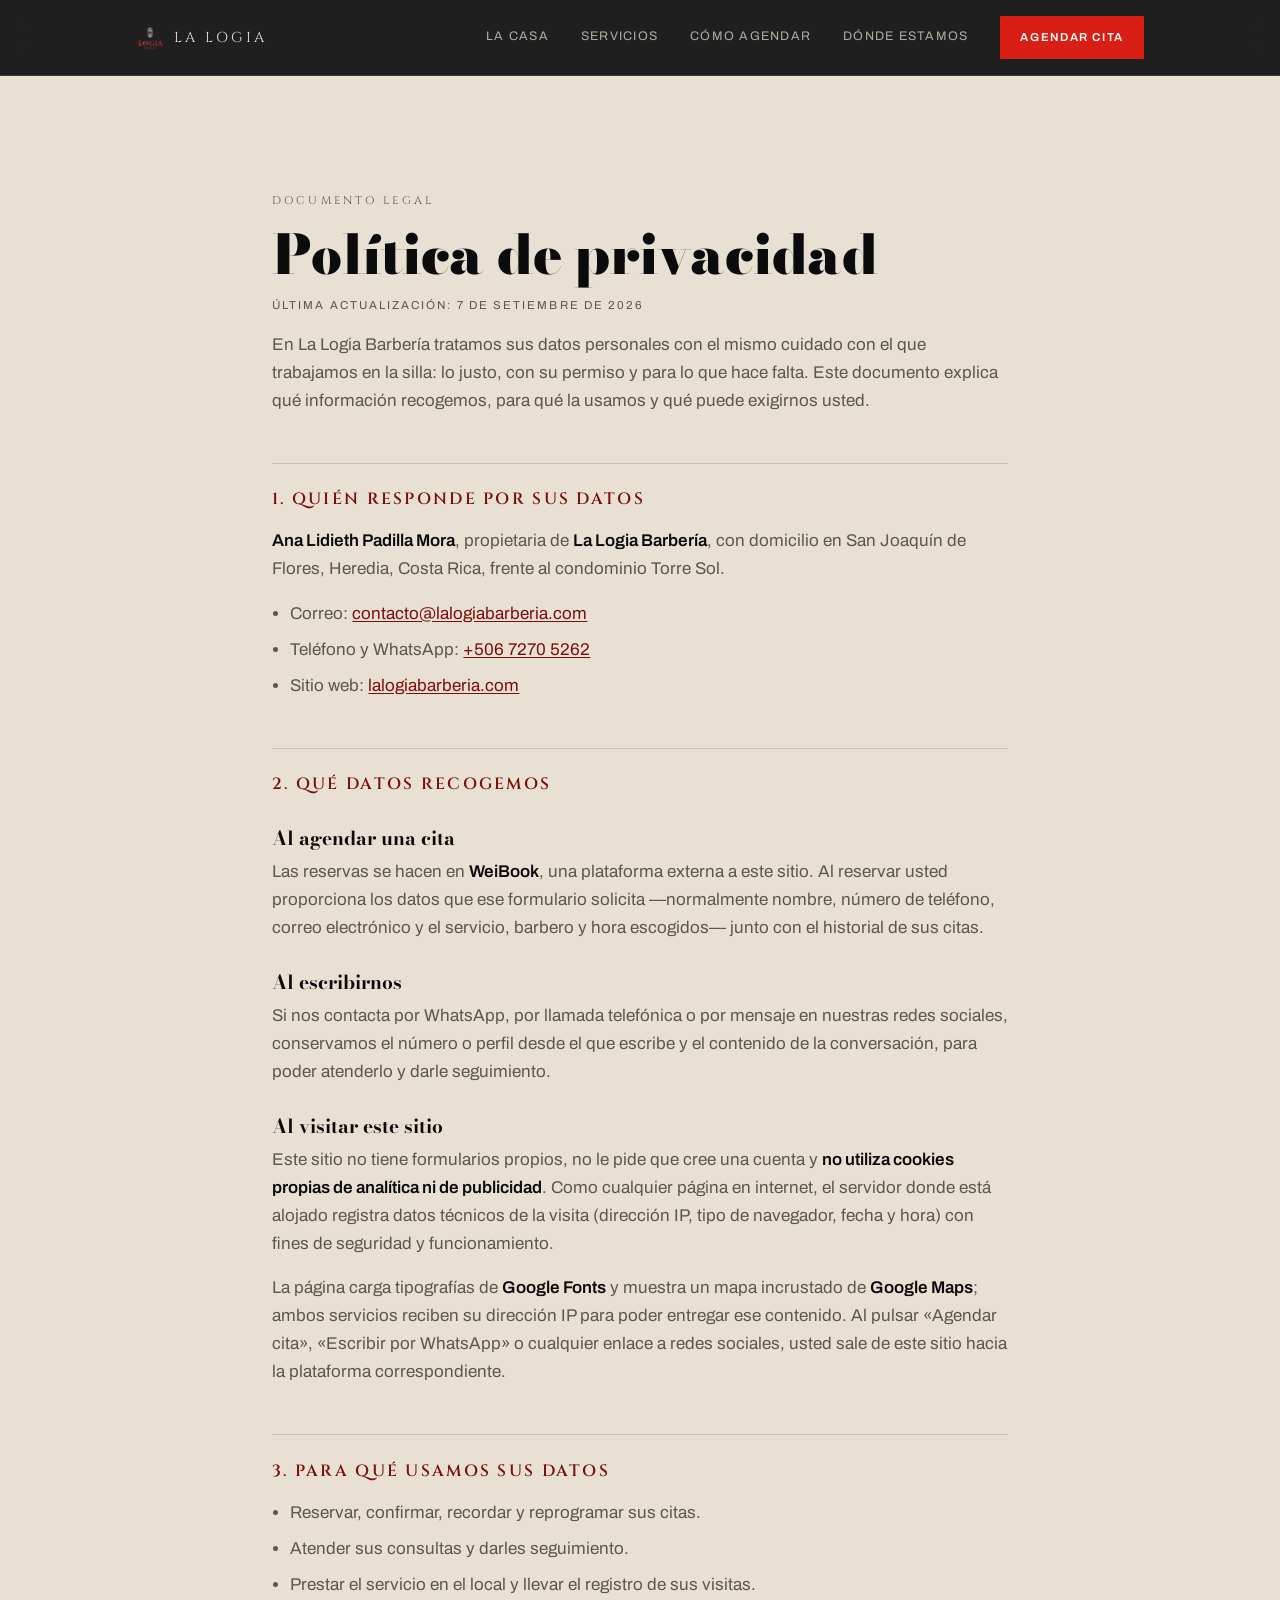
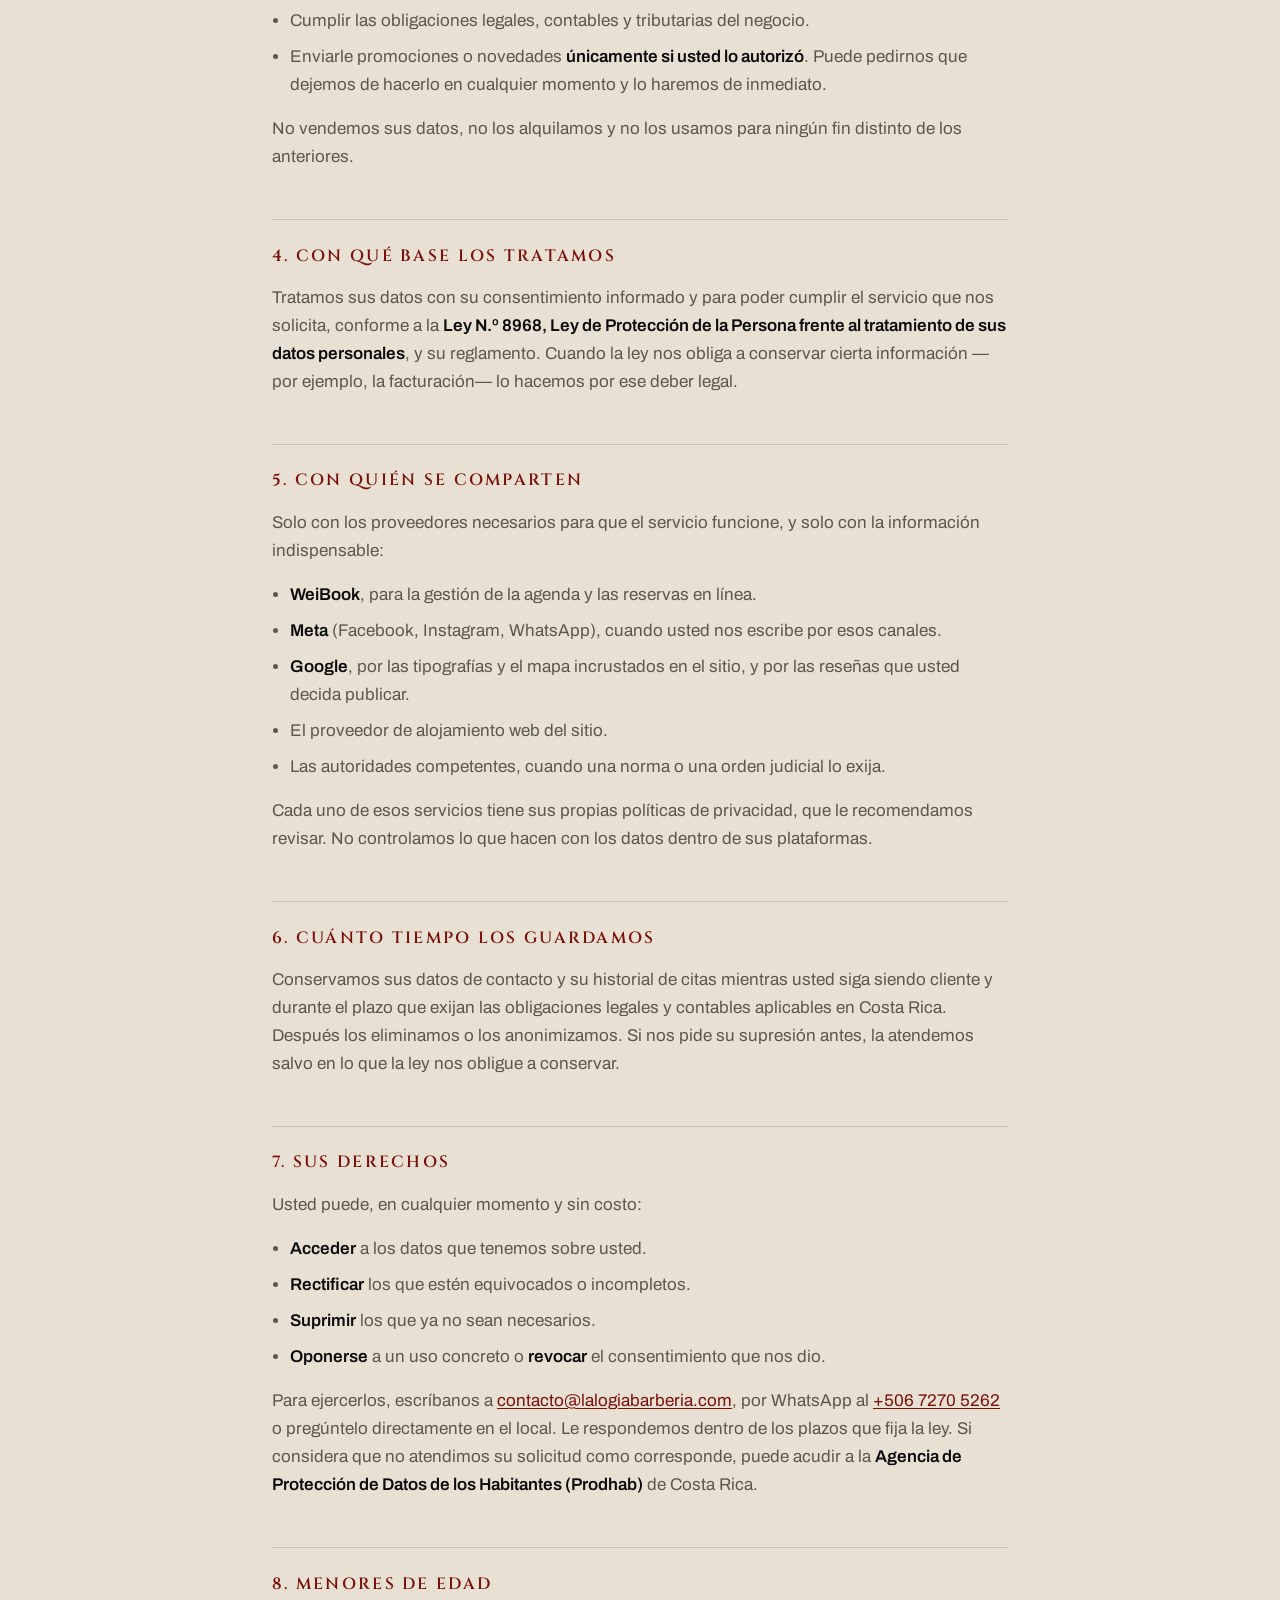
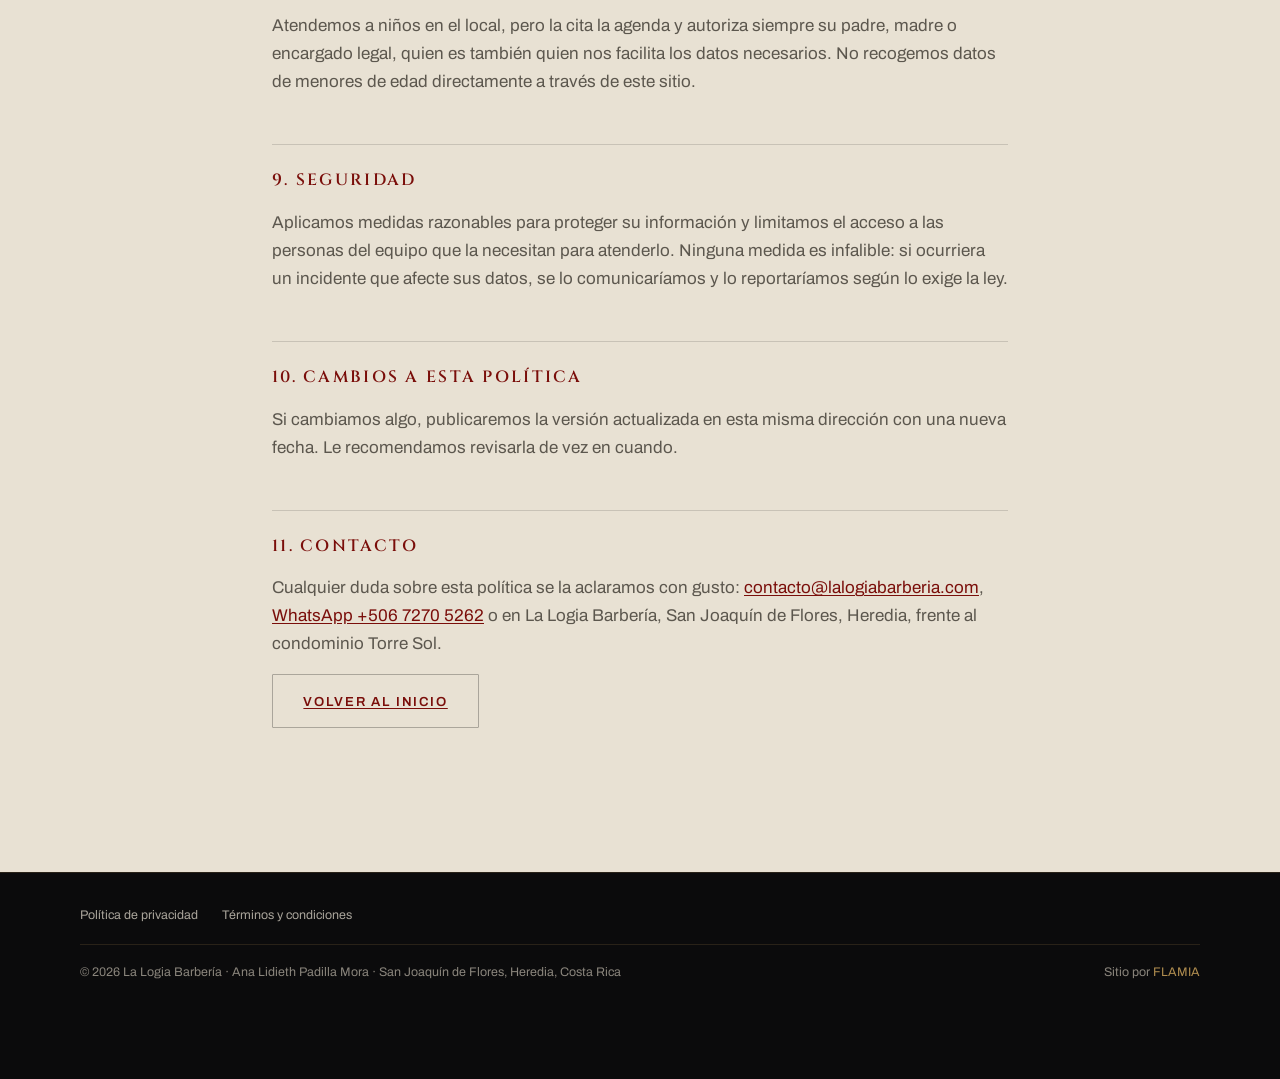
<file: privacidad.html>
<!DOCTYPE html>
<html lang="es-CR">
<head>
<meta charset="utf-8">
<meta name="viewport" content="width=device-width, initial-scale=1">
<title>Política de privacidad | La Logia Barbería</title>
<meta name="description" content="Cómo trata La Logia Barbería los datos personales de sus clientes: qué recogemos al agendar, para qué lo usamos y cómo ejercer sus derechos.">
<link rel="canonical" href="https://lalogiabarberia.com/privacidad.html">
<meta name="theme-color" content="#0B0B0C">

<meta property="og:type" content="article">
<meta property="og:locale" content="es_CR">
<meta property="og:site_name" content="La Logia Barbería">
<meta property="og:url" content="https://lalogiabarberia.com/privacidad.html">
<meta property="og:title" content="Política de privacidad | La Logia Barbería">
<meta property="og:description" content="Cómo trata La Logia Barbería los datos personales de sus clientes.">

<link rel="icon" href="favicon.ico" sizes="32x32">
<link rel="icon" href="assets/img/favicon.png" type="image/png" sizes="256x256">
<link rel="apple-touch-icon" href="assets/img/favicon.png">
<link rel="manifest" href="site.webmanifest">

<link rel="preconnect" href="https://fonts.googleapis.com">
<link rel="preconnect" href="https://fonts.gstatic.com" crossorigin>
<link href="https://fonts.googleapis.com/css2?family=Bodoni+Moda:opsz,wght@6..96,400;6..96,700;6..96,900&family=Cinzel:wght@400;600&family=Archivo:wght@400;500;600&display=swap" rel="stylesheet">
<link rel="stylesheet" href="assets/css/logia.css">
</head>

<body>
<a class="skip" href="#legal">Ir al contenido</a>

<header class="barra esta-abajo" id="barra">
  <div class="barra__in">
    <a class="barra__marca" href="index.html">
      <img src="assets/img/logo-512.png" alt="Logo de La Logia Barbería" width="28" height="35" loading="eager" decoding="async">
      <span>La Logia</span>
    </a>
    <nav class="barra__nav" aria-label="Secciones">
      <a href="index.html#casa">La casa</a>
      <a href="index.html#carta">Servicios</a>
      <a href="index.html#rito">Cómo agendar</a>
      <a href="index.html#visita">Dónde estamos</a>
    </nav>
    <a class="btn btn--rojo btn--sm" href="https://book.weibook.co/la-logia-barberia" target="_blank" rel="noopener">Agendar cita</a>
  </div>
</header>

<main>
<article class="legal" id="legal">
  <div class="legal__in">
    <p class="cejilla cejilla--osc">Documento legal</p>
    <h1 class="legal__titulo">Política de privacidad</h1>
    <p class="legal__fecha">Última actualización: 7 de setiembre de 2026</p>

    <p>
      En La Logia Barbería tratamos sus datos personales con el mismo cuidado con el que
      trabajamos en la silla: lo justo, con su permiso y para lo que hace falta. Este documento
      explica qué información recogemos, para qué la usamos y qué puede exigirnos usted.
    </p>

    <h2>1. Quién responde por sus datos</h2>
    <p>
      <strong>Ana Lidieth Padilla Mora</strong>, propietaria de <strong>La Logia Barbería</strong>,
      con domicilio en San Joaquín de Flores, Heredia, Costa Rica, frente al condominio Torre Sol.
    </p>
    <!-- Falta confirmar con la clienta: número de cédula (física o jurídica). Agregarlo aquí. -->
    <ul>
      <li>Correo: <a href="mailto:contacto@lalogiabarberia.com">contacto@lalogiabarberia.com</a></li>
      <li>Teléfono y WhatsApp: <a href="tel:+50672705262">+506 7270 5262</a></li>
      <li>Sitio web: <a href="https://lalogiabarberia.com/">lalogiabarberia.com</a></li>
    </ul>

    <h2>2. Qué datos recogemos</h2>

    <h3>Al agendar una cita</h3>
    <p>
      Las reservas se hacen en <strong>WeiBook</strong>, una plataforma externa a este sitio.
      Al reservar usted proporciona los datos que ese formulario solicita —normalmente nombre,
      número de teléfono, correo electrónico y el servicio, barbero y hora escogidos— junto con
      el historial de sus citas.
    </p>

    <h3>Al escribirnos</h3>
    <p>
      Si nos contacta por WhatsApp, por llamada telefónica o por mensaje en nuestras redes
      sociales, conservamos el número o perfil desde el que escribe y el contenido de la
      conversación, para poder atenderlo y darle seguimiento.
    </p>

    <h3>Al visitar este sitio</h3>
    <p>
      Este sitio no tiene formularios propios, no le pide que cree una cuenta y
      <strong>no utiliza cookies propias de analítica ni de publicidad</strong>. Como cualquier
      página en internet, el servidor donde está alojado registra datos técnicos de la visita
      (dirección IP, tipo de navegador, fecha y hora) con fines de seguridad y funcionamiento.
    </p>
    <p>
      La página carga tipografías de <strong>Google Fonts</strong> y muestra un mapa incrustado de
      <strong>Google Maps</strong>; ambos servicios reciben su dirección IP para poder entregar ese
      contenido. Al pulsar «Agendar cita», «Escribir por WhatsApp» o cualquier enlace a redes
      sociales, usted sale de este sitio hacia la plataforma correspondiente.
    </p>

    <h2>3. Para qué usamos sus datos</h2>
    <ul>
      <li>Reservar, confirmar, recordar y reprogramar sus citas.</li>
      <li>Atender sus consultas y darles seguimiento.</li>
      <li>Prestar el servicio en el local y llevar el registro de sus visitas.</li>
      <li>Cumplir las obligaciones legales, contables y tributarias del negocio.</li>
      <li>
        Enviarle promociones o novedades <strong>únicamente si usted lo autorizó</strong>. Puede
        pedirnos que dejemos de hacerlo en cualquier momento y lo haremos de inmediato.
      </li>
    </ul>
    <p>
      No vendemos sus datos, no los alquilamos y no los usamos para ningún fin distinto de los
      anteriores.
    </p>

    <h2>4. Con qué base los tratamos</h2>
    <p>
      Tratamos sus datos con su consentimiento informado y para poder cumplir el servicio que nos
      solicita, conforme a la <strong>Ley N.º 8968, Ley de Protección de la Persona frente al
      tratamiento de sus datos personales</strong>, y su reglamento. Cuando la ley nos obliga a
      conservar cierta información —por ejemplo, la facturación— lo hacemos por ese deber legal.
    </p>

    <h2>5. Con quién se comparten</h2>
    <p>
      Solo con los proveedores necesarios para que el servicio funcione, y solo con la información
      indispensable:
    </p>
    <ul>
      <li><strong>WeiBook</strong>, para la gestión de la agenda y las reservas en línea.</li>
      <li><strong>Meta</strong> (Facebook, Instagram, WhatsApp), cuando usted nos escribe por esos canales.</li>
      <li><strong>Google</strong>, por las tipografías y el mapa incrustados en el sitio, y por las reseñas que usted decida publicar.</li>
      <li>El proveedor de alojamiento web del sitio.</li>
      <li>Las autoridades competentes, cuando una norma o una orden judicial lo exija.</li>
    </ul>
    <p>
      Cada uno de esos servicios tiene sus propias políticas de privacidad, que le recomendamos
      revisar. No controlamos lo que hacen con los datos dentro de sus plataformas.
    </p>

    <h2>6. Cuánto tiempo los guardamos</h2>
    <p>
      Conservamos sus datos de contacto y su historial de citas mientras usted siga siendo cliente
      y durante el plazo que exijan las obligaciones legales y contables aplicables en Costa Rica.
      Después los eliminamos o los anonimizamos. Si nos pide su supresión antes, la atendemos salvo
      en lo que la ley nos obligue a conservar.
    </p>

    <h2>7. Sus derechos</h2>
    <p>Usted puede, en cualquier momento y sin costo:</p>
    <ul>
      <li><strong>Acceder</strong> a los datos que tenemos sobre usted.</li>
      <li><strong>Rectificar</strong> los que estén equivocados o incompletos.</li>
      <li><strong>Suprimir</strong> los que ya no sean necesarios.</li>
      <li><strong>Oponerse</strong> a un uso concreto o <strong>revocar</strong> el consentimiento que nos dio.</li>
    </ul>
    <p>
      Para ejercerlos, escríbanos a
      <a href="mailto:contacto@lalogiabarberia.com">contacto@lalogiabarberia.com</a>, por WhatsApp al
      <a href="https://wa.me/50672705262" target="_blank" rel="noopener">+506 7270 5262</a> o
      pregúntelo directamente en el local. Le respondemos dentro de los plazos que fija la ley.
      Si considera que no atendimos su solicitud como corresponde, puede acudir a la
      <strong>Agencia de Protección de Datos de los Habitantes (Prodhab)</strong> de Costa Rica.
    </p>

    <h2>8. Menores de edad</h2>
    <p>
      Atendemos a niños en el local, pero la cita la agenda y autoriza siempre su padre, madre o
      encargado legal, quien es también quien nos facilita los datos necesarios. No recogemos datos
      de menores de edad directamente a través de este sitio.
    </p>

    <h2>9. Seguridad</h2>
    <p>
      Aplicamos medidas razonables para proteger su información y limitamos el acceso a las personas
      del equipo que la necesitan para atenderlo. Ninguna medida es infalible: si ocurriera un
      incidente que afecte sus datos, se lo comunicaríamos y lo reportaríamos según lo exige la ley.
    </p>

    <h2>10. Cambios a esta política</h2>
    <p>
      Si cambiamos algo, publicaremos la versión actualizada en esta misma dirección con una nueva
      fecha. Le recomendamos revisarla de vez en cuando.
    </p>

    <h2>11. Contacto</h2>
    <p>
      Cualquier duda sobre esta política se la aclaramos con gusto:
      <a href="mailto:contacto@lalogiabarberia.com">contacto@lalogiabarberia.com</a>,
      <a href="https://wa.me/50672705262" target="_blank" rel="noopener">WhatsApp +506 7270 5262</a>
      o en La Logia Barbería, San Joaquín de Flores, Heredia, frente al condominio Torre Sol.
    </p>

    <p class="legal__vuelta">
      <a class="btn btn--linea btn--linea-osc" href="index.html">Volver al inicio</a>
    </p>
  </div>
</article>
</main>

<footer class="pie" id="pie-footer">
  <nav class="pie__legal" aria-label="Enlaces legales">
    <a href="privacidad.html" aria-current="page">Política de privacidad</a>
    <a href="terminos.html">Términos y condiciones</a>
  </nav>
  <div class="pie__in">
    <p>© <span id="anio">2026</span> La Logia Barbería · <span class="pie__razon">Ana Lidieth Padilla Mora</span> · San Joaquín de Flores, Heredia, Costa Rica</p>
    <p class="pie__credito">Sitio por <a href="https://www.flamiagroup.com" target="_blank" rel="noopener">FLAMIA</a></p>
  </div>
</footer>

<a class="movil" href="https://book.weibook.co/la-logia-barberia" target="_blank" rel="noopener">
  Agendar cita <span>Reserva en línea</span>
</a>

<script src="assets/js/logia.js" defer></script>
</body>
</html>
</file>
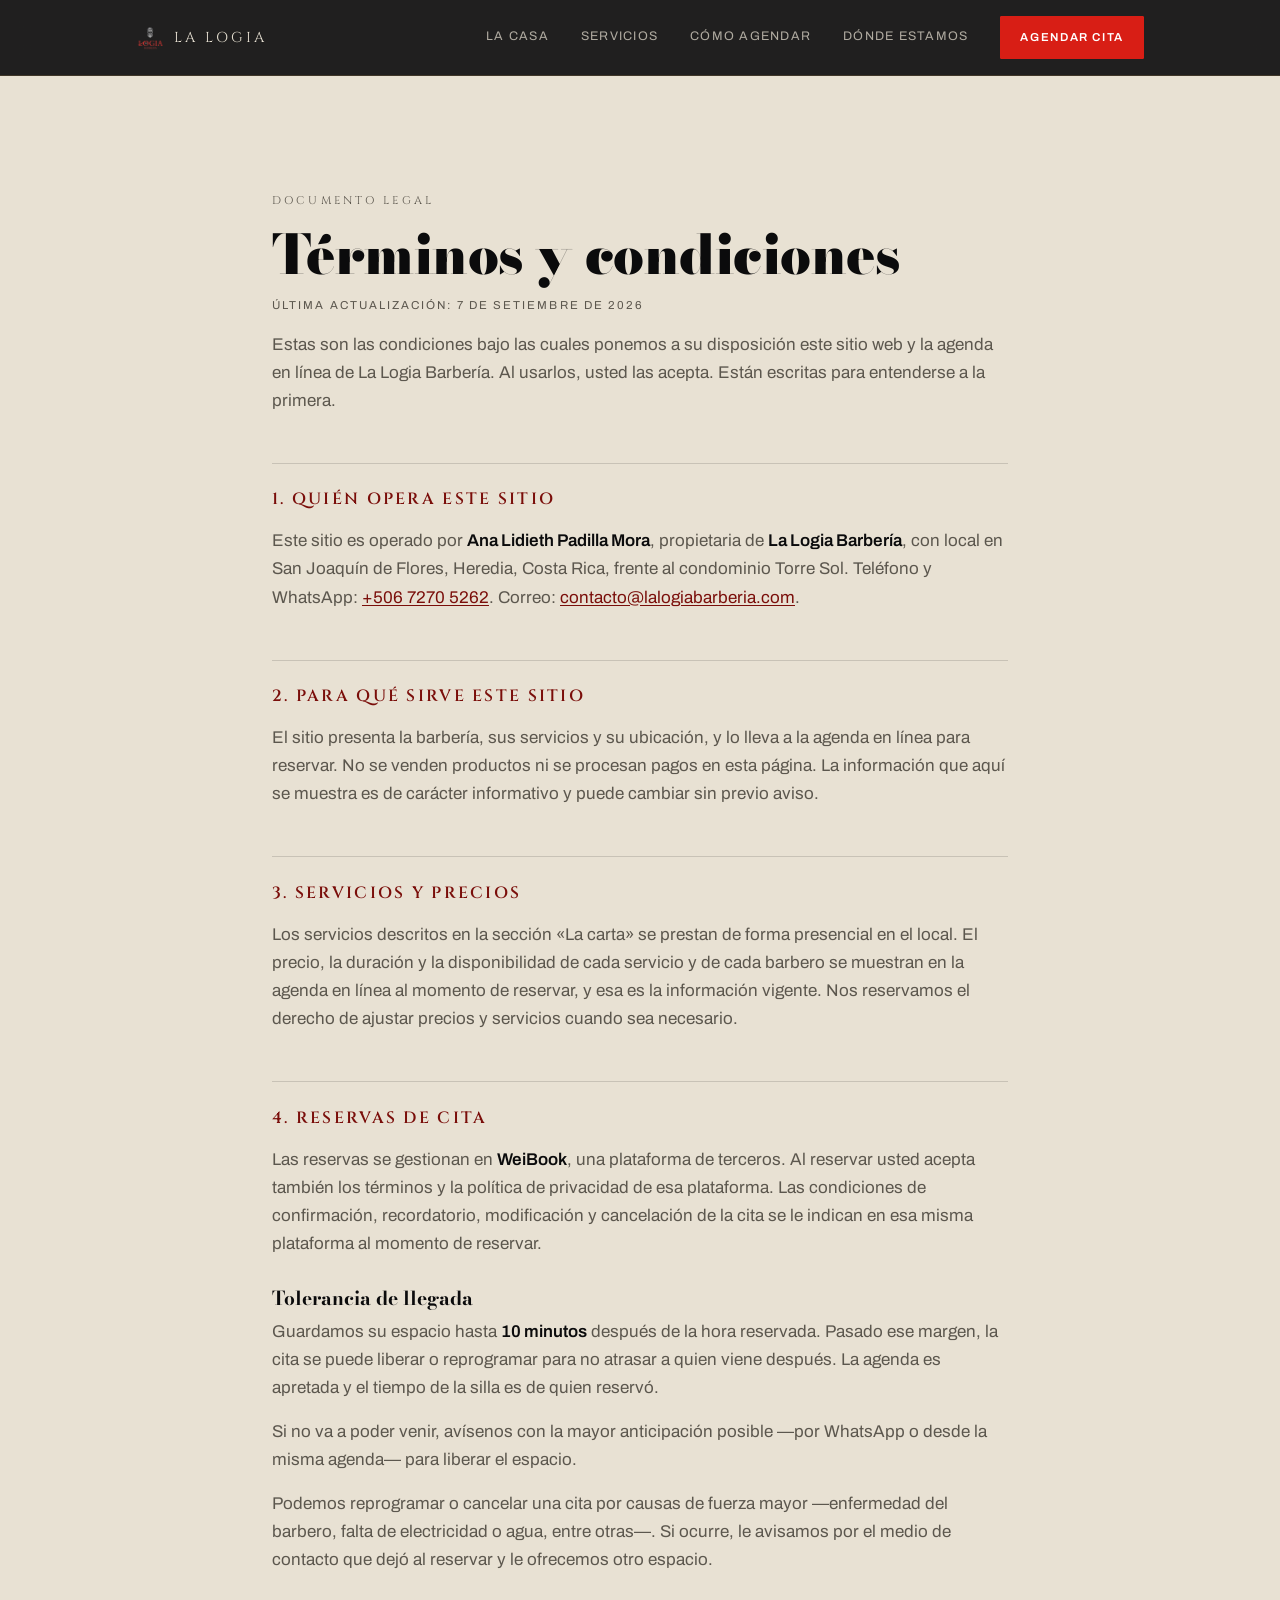
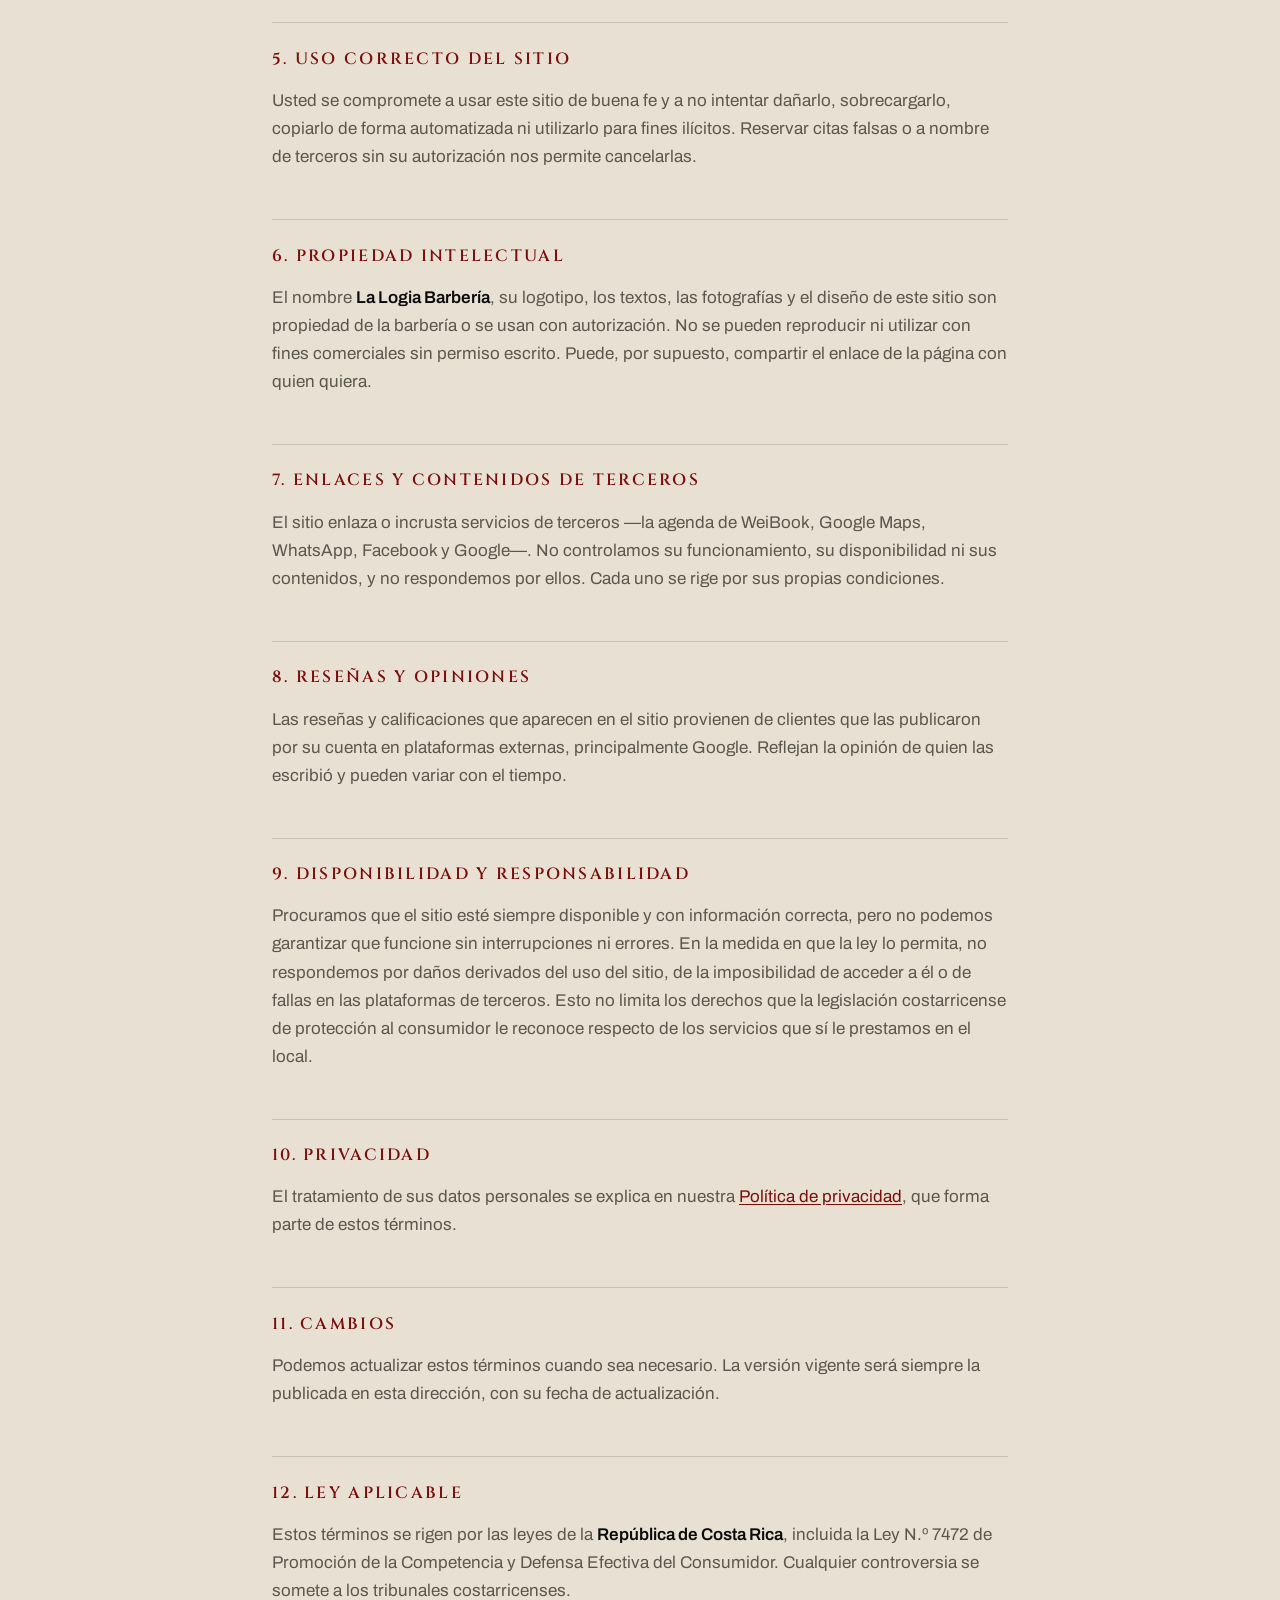
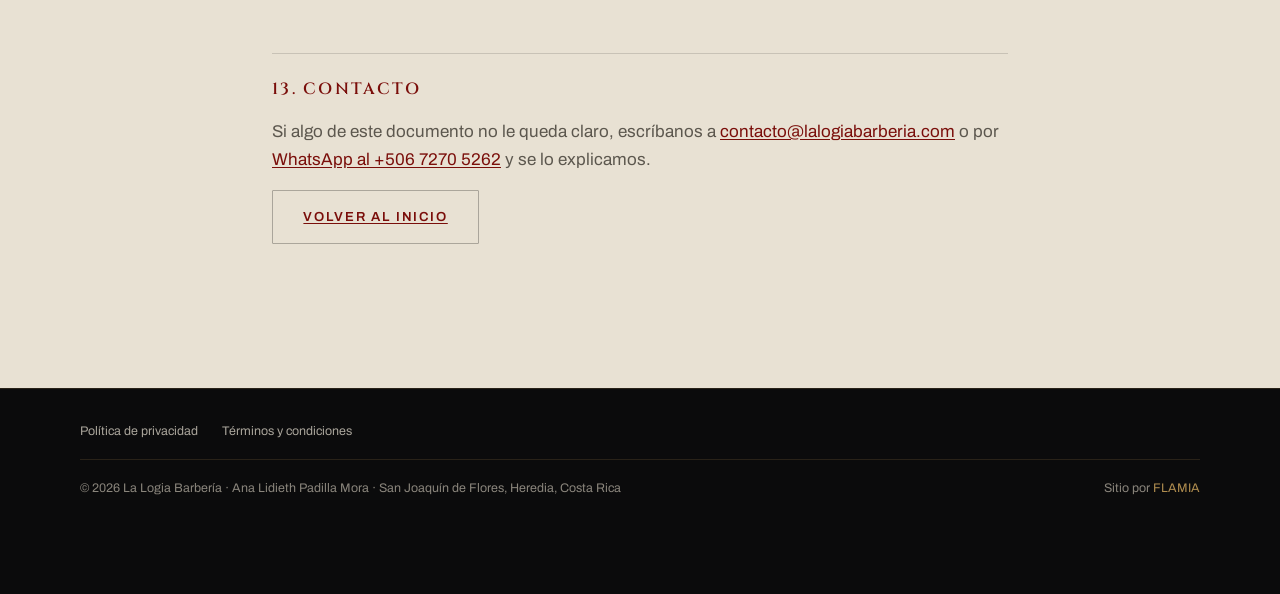
<file: terminos.html>
<!DOCTYPE html>
<html lang="es-CR">
<head>
<meta charset="utf-8">
<meta name="viewport" content="width=device-width, initial-scale=1">
<title>Términos y condiciones | La Logia Barbería</title>
<meta name="description" content="Condiciones de uso del sitio de La Logia Barbería y reglas de las citas agendadas en línea.">
<link rel="canonical" href="https://lalogiabarberia.com/terminos.html">
<meta name="theme-color" content="#0B0B0C">

<meta property="og:type" content="article">
<meta property="og:locale" content="es_CR">
<meta property="og:site_name" content="La Logia Barbería">
<meta property="og:url" content="https://lalogiabarberia.com/terminos.html">
<meta property="og:title" content="Términos y condiciones | La Logia Barbería">
<meta property="og:description" content="Condiciones de uso del sitio y de las citas agendadas en línea.">

<link rel="icon" href="favicon.ico" sizes="32x32">
<link rel="icon" href="assets/img/favicon.png" type="image/png" sizes="256x256">
<link rel="apple-touch-icon" href="assets/img/favicon.png">
<link rel="manifest" href="site.webmanifest">

<link rel="preconnect" href="https://fonts.googleapis.com">
<link rel="preconnect" href="https://fonts.gstatic.com" crossorigin>
<link href="https://fonts.googleapis.com/css2?family=Bodoni+Moda:opsz,wght@6..96,400;6..96,700;6..96,900&family=Cinzel:wght@400;600&family=Archivo:wght@400;500;600&display=swap" rel="stylesheet">
<link rel="stylesheet" href="assets/css/logia.css">
</head>

<body>
<a class="skip" href="#legal">Ir al contenido</a>

<header class="barra esta-abajo" id="barra">
  <div class="barra__in">
    <a class="barra__marca" href="index.html">
      <img src="assets/img/logo-512.png" alt="Logo de La Logia Barbería" width="28" height="35" loading="eager" decoding="async">
      <span>La Logia</span>
    </a>
    <nav class="barra__nav" aria-label="Secciones">
      <a href="index.html#casa">La casa</a>
      <a href="index.html#carta">Servicios</a>
      <a href="index.html#rito">Cómo agendar</a>
      <a href="index.html#visita">Dónde estamos</a>
    </nav>
    <a class="btn btn--rojo btn--sm" href="https://book.weibook.co/la-logia-barberia" target="_blank" rel="noopener">Agendar cita</a>
  </div>
</header>

<main>
<article class="legal" id="legal">
  <div class="legal__in">
    <p class="cejilla cejilla--osc">Documento legal</p>
    <h1 class="legal__titulo">Términos y condiciones</h1>
    <p class="legal__fecha">Última actualización: 7 de setiembre de 2026</p>

    <p>
      Estas son las condiciones bajo las cuales ponemos a su disposición este sitio web y la
      agenda en línea de La Logia Barbería. Al usarlos, usted las acepta. Están escritas para
      entenderse a la primera.
    </p>

    <h2>1. Quién opera este sitio</h2>
    <p>
      Este sitio es operado por <strong>Ana Lidieth Padilla Mora</strong>, propietaria de
      <strong>La Logia Barbería</strong>, con local en San Joaquín de Flores, Heredia, Costa Rica,
      frente al condominio Torre Sol. Teléfono y WhatsApp:
      <a href="tel:+50672705262">+506 7270 5262</a>. Correo:
      <a href="mailto:contacto@lalogiabarberia.com">contacto@lalogiabarberia.com</a>.
    </p>
    <!-- Falta confirmar con la clienta: número de cédula (física o jurídica) para incluirlo aquí. -->

    <h2>2. Para qué sirve este sitio</h2>
    <p>
      El sitio presenta la barbería, sus servicios y su ubicación, y lo lleva a la agenda en línea
      para reservar. No se venden productos ni se procesan pagos en esta página. La información
      que aquí se muestra es de carácter informativo y puede cambiar sin previo aviso.
    </p>

    <h2>3. Servicios y precios</h2>
    <p>
      Los servicios descritos en la sección «La carta» se prestan de forma presencial en el local.
      El precio, la duración y la disponibilidad de cada servicio y de cada barbero se muestran en
      la agenda en línea al momento de reservar, y esa es la información vigente. Nos reservamos el
      derecho de ajustar precios y servicios cuando sea necesario.
    </p>

    <h2>4. Reservas de cita</h2>
    <p>
      Las reservas se gestionan en <strong>WeiBook</strong>, una plataforma de terceros. Al reservar
      usted acepta también los términos y la política de privacidad de esa plataforma. Las
      condiciones de confirmación, recordatorio, modificación y cancelación de la cita se le indican
      en esa misma plataforma al momento de reservar.
    </p>

    <h3>Tolerancia de llegada</h3>
    <p>
      Guardamos su espacio hasta <strong>10 minutos</strong> después de la hora reservada. Pasado ese
      margen, la cita se puede liberar o reprogramar para no atrasar a quien viene después. La agenda
      es apretada y el tiempo de la silla es de quien reservó.
    </p>
    <p>
      Si no va a poder venir, avísenos con la mayor anticipación posible —por WhatsApp o desde la
      misma agenda— para liberar el espacio.
    </p>
    <p>
      Podemos reprogramar o cancelar una cita por causas de fuerza mayor —enfermedad del barbero,
      falta de electricidad o agua, entre otras—. Si ocurre, le avisamos por el medio de contacto
      que dejó al reservar y le ofrecemos otro espacio.
    </p>

    <h2>5. Uso correcto del sitio</h2>
    <p>
      Usted se compromete a usar este sitio de buena fe y a no intentar dañarlo, sobrecargarlo,
      copiarlo de forma automatizada ni utilizarlo para fines ilícitos. Reservar citas falsas o a
      nombre de terceros sin su autorización nos permite cancelarlas.
    </p>

    <h2>6. Propiedad intelectual</h2>
    <p>
      El nombre <strong>La Logia Barbería</strong>, su logotipo, los textos, las fotografías y el
      diseño de este sitio son propiedad de la barbería o se usan con autorización. No se pueden
      reproducir ni utilizar con fines comerciales sin permiso escrito. Puede, por supuesto,
      compartir el enlace de la página con quien quiera.
    </p>

    <h2>7. Enlaces y contenidos de terceros</h2>
    <p>
      El sitio enlaza o incrusta servicios de terceros —la agenda de WeiBook, Google Maps, WhatsApp,
      Facebook y Google—. No controlamos su funcionamiento, su disponibilidad ni sus contenidos, y
      no respondemos por ellos. Cada uno se rige por sus propias condiciones.
    </p>

    <h2>8. Reseñas y opiniones</h2>
    <p>
      Las reseñas y calificaciones que aparecen en el sitio provienen de clientes que las
      publicaron por su cuenta en plataformas externas, principalmente Google. Reflejan la opinión
      de quien las escribió y pueden variar con el tiempo.
    </p>

    <h2>9. Disponibilidad y responsabilidad</h2>
    <p>
      Procuramos que el sitio esté siempre disponible y con información correcta, pero no podemos
      garantizar que funcione sin interrupciones ni errores. En la medida en que la ley lo permita,
      no respondemos por daños derivados del uso del sitio, de la imposibilidad de acceder a él o de
      fallas en las plataformas de terceros. Esto no limita los derechos que la legislación
      costarricense de protección al consumidor le reconoce respecto de los servicios que sí le
      prestamos en el local.
    </p>

    <h2>10. Privacidad</h2>
    <p>
      El tratamiento de sus datos personales se explica en nuestra
      <a href="privacidad.html">Política de privacidad</a>, que forma parte de estos términos.
    </p>

    <h2>11. Cambios</h2>
    <p>
      Podemos actualizar estos términos cuando sea necesario. La versión vigente será siempre la
      publicada en esta dirección, con su fecha de actualización.
    </p>

    <h2>12. Ley aplicable</h2>
    <p>
      Estos términos se rigen por las leyes de la <strong>República de Costa Rica</strong>,
      incluida la Ley N.º 7472 de Promoción de la Competencia y Defensa Efectiva del Consumidor.
      Cualquier controversia se somete a los tribunales costarricenses.
    </p>

    <h2>13. Contacto</h2>
    <p>
      Si algo de este documento no le queda claro, escríbanos a
      <a href="mailto:contacto@lalogiabarberia.com">contacto@lalogiabarberia.com</a> o por
      <a href="https://wa.me/50672705262" target="_blank" rel="noopener">WhatsApp al +506 7270 5262</a>
      y se lo explicamos.
    </p>

    <p class="legal__vuelta">
      <a class="btn btn--linea btn--linea-osc" href="index.html">Volver al inicio</a>
    </p>
  </div>
</article>
</main>

<footer class="pie" id="pie-footer">
  <nav class="pie__legal" aria-label="Enlaces legales">
    <a href="privacidad.html">Política de privacidad</a>
    <a href="terminos.html" aria-current="page">Términos y condiciones</a>
  </nav>
  <div class="pie__in">
    <p>© <span id="anio">2026</span> La Logia Barbería · <span class="pie__razon">Ana Lidieth Padilla Mora</span> · San Joaquín de Flores, Heredia, Costa Rica</p>
    <p class="pie__credito">Sitio por <a href="https://www.flamiagroup.com" target="_blank" rel="noopener">FLAMIA</a></p>
  </div>
</footer>

<a class="movil" href="https://book.weibook.co/la-logia-barberia" target="_blank" rel="noopener">
  Agendar cita <span>Reserva en línea</span>
</a>

<script src="assets/js/logia.js" defer></script>
</body>
</html>
</file>
<file: assets/css/logia.css>
/* ==========================================================================
   La Logia Barbería — lalogiabarberia.com
   Sistema visual: "carta de logia" — tinta, hueso, oxblood y latón.
   Sin dependencias, sin build. Un archivo, una intención.
   ========================================================================== */

:root{
  /* color */
  --tinta:      #0B0B0C;   /* el fondo del logo: la calle de noche */
  --tinta-2:    #141416;
  --hueso:      #E8E1D3;   /* papel envejecido: el salón por dentro */
  --hueso-2:    #F3EEE5;
  --rojo:       #D81E15;   /* tomado del logotipo */
  --rojo-hondo: #7A0E0A;
  --laton:      #B08D4F;   /* filetes, versalitas, el sello */
  --humo:       #8A857C;
  --humo-osc:   #5C574E;

  /* tipografía */
  --display: "Bodoni Moda", "Times New Roman", serif;
  --lapida:  "Cinzel", "Bodoni Moda", serif;
  --texto:   "Archivo", system-ui, -apple-system, "Segoe UI", sans-serif;

  /* medidas */
  --ancho: 1120px;
  --gutter: clamp(1.25rem, 5vw, 3.5rem);
  --aire: clamp(4.5rem, 10vw, 9rem);
}

*,*::before,*::after{ box-sizing:border-box; }

html{ scroll-behavior:smooth; -webkit-text-size-adjust:100%; }

body{
  margin:0;
  background:var(--hueso);
  color:var(--tinta);
  font-family:var(--texto);
  font-size:clamp(1rem,.96rem + .2vw,1.0625rem);
  line-height:1.65;
  -webkit-font-smoothing:antialiased;
  overflow-x:hidden;
}

img{ max-width:100%; height:auto; display:block; }
a{ color:inherit; }

.skip{
  position:absolute; left:-9999px; top:0; z-index:99;
  background:var(--rojo); color:#fff; padding:.75rem 1.25rem; font-weight:600;
}
.skip:focus{ left:.5rem; top:.5rem; }

:where(a,button,[tabindex]):focus-visible{
  outline:2px solid var(--laton); outline-offset:3px; border-radius:2px;
}

/* ── piezas compartidas ───────────────────────────────────────────────── */

.cejilla{
  font-family:var(--lapida);
  font-weight:400;
  font-size:.7rem;
  letter-spacing:.28em;
  text-transform:uppercase;
  color:var(--laton);
  margin:0 0 1.5rem;
}
.cejilla--osc{ color:var(--rojo-hondo); }

.titulo{
  font-family:var(--display);
  font-weight:700;
  font-size:clamp(2rem,1.3rem + 3.2vw,3.5rem);
  line-height:1.06;
  letter-spacing:-.015em;
  margin:0 0 2.5rem;
}
.titulo--claro{ color:var(--hueso-2); }

.btn{
  --alto:.95rem;
  display:inline-flex; align-items:center; justify-content:center;
  gap:.5rem;
  padding:var(--alto) 1.9rem;
  font-family:var(--texto);
  font-size:.82rem; font-weight:600;
  letter-spacing:.14em; text-transform:uppercase;
  text-decoration:none;
  border:1px solid transparent;
  border-radius:1px;
  transition:background .25s ease, color .25s ease, border-color .25s ease, transform .25s ease;
}
.btn--sm{ --alto:.7rem; padding:var(--alto) 1.2rem; font-size:.72rem; }
.btn--lg{ --alto:1.15rem; padding:var(--alto) 2.6rem; }

.btn--rojo{ background:var(--rojo); color:#fff; border-color:var(--rojo); }
.btn--rojo:hover{ background:var(--rojo-hondo); border-color:var(--rojo-hondo); }

.btn--linea{ color:var(--hueso); border-color:rgba(232,225,211,.35); }
.btn--linea:hover{ border-color:var(--laton); color:var(--laton); }

.btn--linea-osc{ color:var(--tinta); border-color:rgba(11,11,12,.28); }
.btn--linea-osc:hover{ border-color:var(--rojo); color:var(--rojo); }

/* aparición al desplazar */
.reveal{ opacity:0; transform:translateY(18px); }
.is-in .reveal{
  opacity:1; transform:none;
  transition:opacity .9s cubic-bezier(.2,.7,.2,1), transform .9s cubic-bezier(.2,.7,.2,1);
}
.is-in .reveal:nth-child(2){ transition-delay:.10s; }
.is-in .reveal:nth-child(3){ transition-delay:.20s; }
.is-in .reveal:nth-child(4){ transition-delay:.30s; }
.is-in .reveal:nth-child(5){ transition-delay:.40s; }
.is-in .reveal:nth-child(6){ transition-delay:.50s; }

/* ── barra superior ───────────────────────────────────────────────────── */

.barra{
  position:fixed; inset:0 0 auto; z-index:50;
  transition:background .35s ease, border-color .35s ease, backdrop-filter .35s ease;
  border-bottom:1px solid transparent;
  overflow:hidden;
}

.barra__bg{
  position:absolute; inset:0;
  display:block; width:100%; height:100%;
  z-index:0; opacity:.2;
}

.barra.esta-abajo{
  background:rgba(11,11,12,.9);
  backdrop-filter:blur(14px);
  border-bottom-color:rgba(176,141,79,.22);
}

.barra.esta-abajo .barra__bg{
  opacity:.1;
}

.barra__in{
  position:relative; z-index:1;
  max-width:var(--ancho); margin-inline:auto;
  padding:1rem var(--gutter);
  display:flex; align-items:center; gap:2rem;
}
.barra__marca{
  display:flex; align-items:center; gap:.6rem;
  text-decoration:none; color:var(--hueso);
  font-family:var(--lapida); font-size:.9rem;
  letter-spacing:.22em; text-transform:uppercase;
  margin-right:auto;
}
.barra__nav{ display:flex; gap:2rem; }
.barra__nav a{
  text-decoration:none; color:rgba(232,225,211,.72);
  font-size:.78rem; letter-spacing:.1em; text-transform:uppercase;
  padding-bottom:2px; border-bottom:1px solid transparent;
  transition:color .2s ease, border-color .2s ease;
}
.barra__nav a:hover{ color:var(--hueso); border-bottom-color:var(--rojo); }

@media (max-width:900px){
  .barra__nav{ display:none; }
}

/* ── portada ──────────────────────────────────────────────────────────── */

.portada{
  position:relative;
  min-height:100svh;
  display:grid; place-items:center;
  padding:8rem var(--gutter) 6rem;
  background:
    radial-gradient(120% 85% at 50% 8%, #1B1B1E 0%, var(--tinta) 62%),
    var(--tinta);
  color:var(--hueso);
  text-align:center;
  overflow:hidden;
}

.portada__bg{
  position:absolute; inset:0;
  display:block; width:100%; height:100%;
  z-index:0; opacity:1;
}

/* filete doble estilo diploma */
.portada__cerco{
  position:absolute; inset:clamp(.9rem,2.2vw,1.9rem);
  border:1px solid rgba(176,141,79,.30);
  pointer-events:none;
  z-index:1;
}
.portada__cerco::after{
  content:""; position:absolute; inset:5px;
  border:1px solid rgba(176,141,79,.14);
}
.portada__in{ position:relative; z-index:2; max-width:44rem; }

.portada__logo{
  width:clamp(190px,26vw,300px);
  margin:0 auto 2.25rem;
  filter:drop-shadow(0 18px 48px rgba(216,30,21,.20));
}
.portada__titulo{
  font-family:var(--display);
  font-weight:400;
  font-size:clamp(2.1rem,1.2rem + 4.4vw,4.25rem);
  line-height:1.02;
  letter-spacing:-.02em;
  margin:0 0 1.5rem;
}
.portada__titulo em{
  display:block; font-style:italic; font-weight:700; color:var(--rojo);
}
.portada__bajada{
  max-width:34rem; margin:0 auto 2.75rem;
  color:rgba(232,225,211,.72);
  font-size:clamp(1rem,.95rem + .3vw,1.15rem);
}
.portada__acciones{
  display:flex; flex-wrap:wrap; gap:.85rem; justify-content:center;
}
.portada__nota{
  margin:1.75rem 0 0;
  font-size:.72rem; letter-spacing:.16em; text-transform:uppercase;
  color:rgba(232,225,211,.42);
}
.portada__scroll{
  position:absolute; bottom:2.4rem; left:50%; translate:-50% 0;
  width:1px; height:56px; background:rgba(176,141,79,.28); overflow:hidden;
}
.portada__scroll span{
  position:absolute; inset:0; background:var(--rojo);
  animation:cae 2.6s cubic-bezier(.7,0,.3,1) infinite;
}
@keyframes cae{ 0%{transform:translateY(-100%)} 60%,100%{transform:translateY(100%)} }

/* ── junta: sello + prueba social ─────────────────────────────────────── */

.junta{
  position:relative;
  background:var(--tinta);
  padding:0 var(--gutter) clamp(3.5rem,7vw,5.5rem);
  text-align:center;
}
.junta::after{
  content:""; position:absolute; left:0; right:0; bottom:0; height:1px;
  background:linear-gradient(90deg,transparent,rgba(176,141,79,.4),transparent);
}

.sello{
  position:relative;
  width:clamp(126px,17vw,168px); aspect-ratio:1;
  margin:0 auto clamp(2.5rem,5vw,3.5rem);
  display:grid; place-items:center;
}
.sello svg{ position:absolute; inset:0; width:100%; height:100%; }
.sello img{ width:44%; opacity:.94; }
.sello__borde{ fill:none; stroke:var(--laton); stroke-width:1.4; opacity:.5; }
.sello__borde--fino{ stroke-width:.7; opacity:.3; }
.sello__giro{ transform-origin:100px 100px; animation:gira 46s linear infinite; }
.sello__texto{
  font-family:var(--lapida); font-size:11.5px; font-weight:600;
  letter-spacing:.24em; fill:var(--laton); opacity:.85;
}
@keyframes gira{ to{ transform:rotate(360deg); } }

.prueba{
  list-style:none; margin:0; padding:0;
  display:flex; flex-wrap:wrap; justify-content:center;
  gap:clamp(1.75rem,6vw,5rem);
}
.prueba li{ display:grid; gap:.35rem; }
.prueba b{
  font-family:var(--display); font-weight:400;
  font-size:clamp(2.4rem,1.6rem + 2.6vw,3.4rem);
  line-height:1; color:var(--hueso-2);
}
.prueba span{
  font-size:.7rem; letter-spacing:.2em; text-transform:uppercase;
  color:var(--humo);
}

/* ── la casa ──────────────────────────────────────────────────────────── */

.casa{ background:var(--hueso); padding:var(--aire) var(--gutter); }
.casa__in{ max-width:var(--ancho); margin-inline:auto; }
.casa__cols{
  display:grid; gap:2rem clamp(2rem,5vw,4.5rem);
  grid-template-columns:repeat(auto-fit,minmax(min(19rem,100%),1fr));
  max-width:56rem;
}
.casa__texto{
  margin:0; font-size:1.06rem; color:var(--humo-osc);
}
.casa__texto:first-child::first-letter{
  font-family:var(--display); font-weight:700;
  font-size:3.6rem; line-height:.78;
  float:left; margin:.28rem .55rem 0 0; color:var(--rojo);
}

/* ── carta de servicios ───────────────────────────────────────────────── */

.carta{
  background:var(--hueso-2);
  padding:var(--aire) var(--gutter);
  border-block:1px solid rgba(11,11,12,.09);
}
.carta__in{ max-width:var(--ancho); margin-inline:auto; }

.carta__lista{
  list-style:none; margin:0 0 3rem; padding:0;
  display:grid; gap:0;
  grid-template-columns:repeat(auto-fit,minmax(min(17.5rem,100%),1fr));
  border-top:1px solid rgba(11,11,12,.14);
}
.carta__lista li{
  padding:1.9rem clamp(0rem,2.5vw,2rem) 1.9rem 0;
  border-bottom:1px solid rgba(11,11,12,.14);
  position:relative;
  transition:background .3s ease;
}
.carta__lista li:hover{ background:rgba(216,30,21,.035); }
.carta__lista h3{
  font-family:var(--display); font-weight:700;
  font-size:1.4rem; line-height:1.15; margin:0 0 .55rem;
}
.carta__lista p{ margin:0; color:var(--humo-osc); font-size:.95rem; max-width:26rem; }

.carta__pie{
  display:flex; flex-wrap:wrap; align-items:center; gap:1.5rem;
  margin:0; color:var(--humo-osc); font-size:.95rem; max-width:52rem;
}

/* ── el rito ──────────────────────────────────────────────────────────── */

.rito{
  background:var(--tinta);
  color:var(--hueso);
  padding:var(--aire) var(--gutter);
}
.rito__in{ max-width:var(--ancho); margin-inline:auto; text-align:center; }
.rito__pasos{
  list-style:none; margin:0 0 3.25rem; padding:0;
  display:grid; gap:clamp(2.5rem,5vw,3.5rem);
  grid-template-columns:repeat(auto-fit,minmax(min(15rem,100%),1fr));
  text-align:left;
}
.rito__pasos li{
  padding-top:1.6rem;
  border-top:1px solid rgba(176,141,79,.32);
}
.rito__num{
  display:block;
  font-family:var(--lapida); font-size:.95rem; letter-spacing:.2em;
  color:var(--rojo); margin-bottom:1rem;
}
.rito__pasos h3{
  font-family:var(--display); font-weight:700; font-size:1.3rem;
  margin:0 0 .6rem; color:var(--hueso-2);
}
.rito__pasos p{ margin:0; color:rgba(232,225,211,.62); font-size:.95rem; }

/* ── visita ───────────────────────────────────────────────────────────── */

.visita{ background:var(--hueso); padding:var(--aire) var(--gutter); }
.visita__in{
  max-width:var(--ancho); margin-inline:auto;
  display:grid; gap:clamp(2.5rem,5vw,4rem);
  grid-template-columns:repeat(auto-fit,minmax(min(20rem,100%),1fr));
  align-items:start;
}
.ficha{ margin:0 0 2.5rem; display:grid; gap:1.4rem; }
.ficha div{ padding-left:1.1rem; border-left:2px solid var(--rojo); }
.ficha dt{
  font-family:var(--lapida); font-size:.66rem; letter-spacing:.2em;
  text-transform:uppercase; color:var(--rojo-hondo); margin-bottom:.3rem;
}
.ficha dd{ margin:0; color:var(--humo-osc); }
.ficha a{ color:var(--tinta); text-decoration-color:var(--rojo); text-underline-offset:3px; }

.visita__acciones{ display:flex; flex-wrap:wrap; gap:.85rem; margin-bottom:2rem; }

.redes{ list-style:none; margin:0; padding:0; display:flex; gap:1.75rem; }
.redes a{
  font-size:.72rem; letter-spacing:.16em; text-transform:uppercase;
  color:var(--humo-osc); text-decoration:none;
  border-bottom:1px solid rgba(11,11,12,.2); padding-bottom:2px;
}
.redes a:hover{ color:var(--rojo); border-bottom-color:var(--rojo); }

.visita__mapa{
  aspect-ratio:4/3.4;
  border:1px solid rgba(11,11,12,.16);
  background:var(--hueso-2);
  overflow:hidden;
}
.visita__mapa iframe{
  width:100%; height:100%; border:0; display:block;
  filter:grayscale(.85) contrast(1.06);
  transition:filter .5s ease;
}
.visita__mapa:hover iframe{ filter:none; }

/* ── cierre ───────────────────────────────────────────────────────────── */

.cierre{
  position:relative;
  background:var(--tinta);
  color:var(--hueso);
  padding:var(--aire) var(--gutter);
  text-align:center;
  overflow:hidden;
}

.cierre__bg{
  position:absolute; inset:0; display:block;
  width:100%; height:100%; z-index:0;
  opacity:.4;
}

.cierre__in{ position:relative; z-index:1; max-width:38rem; margin-inline:auto; }
.cierre img{ margin:0 auto 2rem; width:clamp(84px,10vw,120px); opacity:.92; }
.cierre__titulo{
  font-family:var(--display); font-weight:400;
  font-size:clamp(1.9rem,1.2rem + 3.2vw,3.25rem);
  line-height:1.08; margin:0 0 2.5rem;
}
.cierre__titulo em{ font-style:italic; font-weight:700; color:var(--rojo); }

/* ── galería ──────────────────────────────────────────────────────────────── */

.galeria{
  background:var(--hueso-2); padding:var(--aire) var(--gutter);
  overflow:hidden; /* las fotos laterales del carrusel 3D no deben ensanchar la página */
}
.galeria__in{
  max-width:var(--ancho); margin-inline:auto;
}
.galeria .titulo{ margin-top:1.5rem; }

/* ── coverflow carousel ──────────────────────────────────────────────────── */

.coverflow{
  position:relative; width:100%; margin-top:3rem;
}

.coverflow__frame{
  position:relative; width:100%;
  perspective:1200px;
  outline:none; cursor:grab;
  user-select:none; -webkit-user-select:none;
  touch-action:pan-y;
}

.coverflow__frame:active{ cursor:grabbing; }

.coverflow__frame:focus-visible{
  ring:2px solid var(--rojo);
  ring-offset:2px;
  border-radius:8px;
}

.coverflow__track{
  position:relative;
  height:clamp(280px, 50vw, 500px);
  display:flex;
  align-items:center;
  justify-content:center;
  transform-style:preserve-3d;
  padding:40px 0;
}

.coverflow__slide{
  position:absolute;
  width:clamp(200px, 30vw, 380px);
  height:clamp(200px, 30vw, 380px);
  left:50%;
  top:50%;
  transform:translate(-50%, -50%) rotateY(0deg) translateZ(0px);
  transform-style:preserve-3d;
  border-radius:12px;
  overflow:hidden;
  box-shadow:0 10px 40px rgba(0,0,0,.2);
  will-change:transform, opacity;
  transition:transform 0.6s cubic-bezier(0.34, 1.56, 0.64, 1),
              opacity 0.6s ease;
  opacity:0;
}

.coverflow__slide img{
  width:100%;
  height:100%;
  object-fit:cover;
  display:block;
  user-select:none;
  -webkit-user-select:none;
  pointer-events:none;
}

.coverflow__slide.is-center{
  opacity:1;
  z-index:10;
}

.coverflow__slide.is-prev,
.coverflow__slide.is-next{
  opacity:0.6;
}

.coverflow__slide.is-prev-2,
.coverflow__slide.is-next-2{
  opacity:0.3;
}

/* Navegación */

.coverflow__nav{
  position:absolute;
  top:50%;
  transform:translateY(-50%);
  z-index:20;
  background:rgba(11,11,12,.7);
  backdrop-filter:blur(12px);
  border:1px solid rgba(216,30,21,.2);
  color:var(--hueso);
  width:44px;
  height:44px;
  display:flex;
  align-items:center;
  justify-content:center;
  border-radius:8px;
  cursor:pointer;
  transition:all 0.3s ease;
  padding:0;
}

.coverflow__nav:hover{
  background:rgba(11,11,12,.85);
  color:var(--rojo);
  border-color:var(--rojo);
  transform:translateY(-50%) scale(1.05);
}

.coverflow__nav:active{
  transform:translateY(-50%) scale(0.98);
}

.coverflow__nav svg{
  width:24px;
  height:24px;
  stroke-width:2.5;
}

.coverflow__nav--prev{
  left:20px;
}

.coverflow__nav--next{
  right:20px;
}

@media (max-width:760px){
  .coverflow__nav{
    width:40px;
    height:40px;
  }
  .coverflow__nav--prev{
    left:12px;
  }
  .coverflow__nav--next{
    right:12px;
  }
}

/* Paginación */

.coverflow__pagination{
  display:flex;
  justify-content:center;
  align-items:center;
  gap:12px;
  margin-top:2.5rem;
}

.coverflow__dot{
  width:10px;
  height:10px;
  border:2px solid var(--laton);
  border-radius:50%;
  background:transparent;
  cursor:pointer;
  transition:all 0.3s ease;
  padding:0;
}

.coverflow__dot:hover{
  background:var(--laton);
  transform:scale(1.2);
}

.coverflow__dot--active{
  background:var(--rojo);
  border-color:var(--rojo);
  width:12px;
  height:12px;
}

@media (max-width:760px){
  .coverflow__pagination{
    gap:10px;
    margin-top:2rem;
  }
  .coverflow__dot{
    width:8px;
    height:8px;
  }
  .coverflow__dot--active{
    width:10px;
    height:10px;
  }
}

/* ── reseñas ──────────────────────────────────────────────────────────────── */

.resenas{
  background:var(--tinta-2); color:var(--hueso); padding:var(--aire) var(--gutter);
}
.resenas__in{
  max-width:var(--ancho); margin-inline:auto;
}
.resenas .cejilla{ color:var(--laton); }
.resenas .titulo{ color:var(--hueso); }
.calificacion{
  display:flex; flex-wrap:wrap; align-items:baseline; gap:.5rem 1.25rem;
  margin:0 0 3rem; padding-bottom:2rem;
  border-bottom:1px solid rgba(176,141,79,.2);
}
.calificacion__nota{
  margin:0; font-family:var(--display); font-weight:700;
  font-size:clamp(3.5rem,2.5rem + 4vw,5.5rem); line-height:1; color:var(--hueso);
}
.calificacion__estrellas{ color:var(--laton); font-size:1.4rem; letter-spacing:.1em; }
.calificacion__total{
  margin:0; color:var(--humo);
  font-size:.8rem; letter-spacing:.18em; text-transform:uppercase;
}
.resenas__sub{
  font-family:var(--lapida); font-weight:600;
  font-size:.8rem; letter-spacing:.22em; text-transform:uppercase;
  color:var(--laton); margin:0 0 1.25rem;
}
.menciones{
  list-style:none; margin:0 0 3rem; padding:0;
  display:flex; flex-wrap:wrap; gap:.6rem;
}
.menciones li{
  padding:.55rem 1rem; border:1px solid rgba(176,141,79,.35); border-radius:999px;
  color:var(--hueso); font-size:.9rem;
}
.resenas__accion{ margin:0; }

/* ── páginas legales ──────────────────────────────────────────────────── */

.legal{
  background:var(--hueso);
  padding:calc(var(--aire) + 4rem) var(--gutter) var(--aire);
}
.legal__in{ max-width:46rem; margin-inline:auto; }

.legal__titulo{
  font-family:var(--display); font-weight:900;
  font-size:clamp(2.1rem,1.4rem + 3vw,3.4rem);
  line-height:1.05; letter-spacing:-.01em;
  margin:.4rem 0 .75rem;
}
.legal__fecha{
  margin:0 0 3rem; color:var(--humo);
  font-size:.72rem; letter-spacing:.18em; text-transform:uppercase;
}

.legal h2{
  font-family:var(--lapida); font-weight:600;
  font-size:1.02rem; letter-spacing:.14em; text-transform:uppercase;
  color:var(--rojo-hondo);
  margin:3rem 0 .9rem; padding-top:1.4rem;
  border-top:1px solid rgba(11,11,12,.14);
}
.legal h3{
  font-family:var(--display); font-weight:700;
  font-size:1.2rem; line-height:1.2; margin:1.8rem 0 .5rem;
}
.legal p,
.legal li{ color:var(--humo-osc); }
.legal p{ margin:0 0 1rem; }
.legal ul{ margin:0 0 1rem; padding-left:1.15rem; }
.legal li{ margin-bottom:.5rem; }
.legal strong{ color:var(--tinta); font-weight:600; }
.legal a{ color:var(--rojo-hondo); text-decoration:underline; text-underline-offset:2px; }
.legal a:hover{ color:var(--rojo); }

.legal__vuelta{ margin-top:3.5rem; }

/* ── pie ──────────────────────────────────────────────────────────────── */

.pie{
  position:relative; background:var(--tinta); color:var(--humo);
  border-top:1px solid rgba(176,141,79,.18);
  padding:2rem var(--gutter) 6rem;
  font-size:.78rem;
  overflow:hidden;
}

.pie__bg{
  position:absolute; inset:0; display:block;
  width:100%; height:100%; z-index:0;
  opacity:.4;
}

.pie__in{
  position:relative; z-index:1;
  max-width:var(--ancho); margin-inline:auto;
  display:flex; flex-wrap:wrap; justify-content:space-between; gap:.75rem;
}
.pie p{ margin:0; }
.pie a{ color:var(--laton); text-decoration:none; }
.pie a:hover{ text-decoration:underline; }

.pie__legal{
  position:relative; z-index:1;
  max-width:var(--ancho); margin:0 auto 1.1rem;
  padding-bottom:1.1rem;
  border-bottom:1px solid rgba(176,141,79,.18);
  display:flex; flex-wrap:wrap; align-items:center; gap:.5rem 1.5rem;
}
.pie__legal a{ color:rgba(232,225,211,.72); }
.pie__legal a:hover{ color:var(--laton); }
.pie__razon{ color:var(--humo); }

/* ── barra de reserva en móvil ────────────────────────────────────────── */

.movil{
  position:fixed; inset:auto 0 0; z-index:60;
  display:none;
  flex-direction:column; align-items:center; justify-content:center;
  padding:.8rem 1rem calc(.8rem + env(safe-area-inset-bottom));
  background:var(--rojo); color:#fff; text-decoration:none;
  font-size:.85rem; font-weight:600; letter-spacing:.12em; text-transform:uppercase;
  box-shadow:0 -10px 30px rgba(0,0,0,.35);
}
.movil span{
  font-size:.6rem; font-weight:400; letter-spacing:.16em; opacity:.8; margin-top:.15rem;
}
@media (max-width:760px){
  .movil{ display:flex; }
  .barra .btn{ display:none; }
  .pie{ padding-bottom:7rem; }
}

/* ── accesibilidad: movimiento reducido ───────────────────────────────── */

@media (prefers-reduced-motion:reduce){
  html{ scroll-behavior:auto; }
  *,*::before,*::after{
    animation-duration:.01ms !important; animation-iteration-count:1 !important;
    transition-duration:.01ms !important;
  }
  .reveal{ opacity:1; transform:none; }
}
</file>
